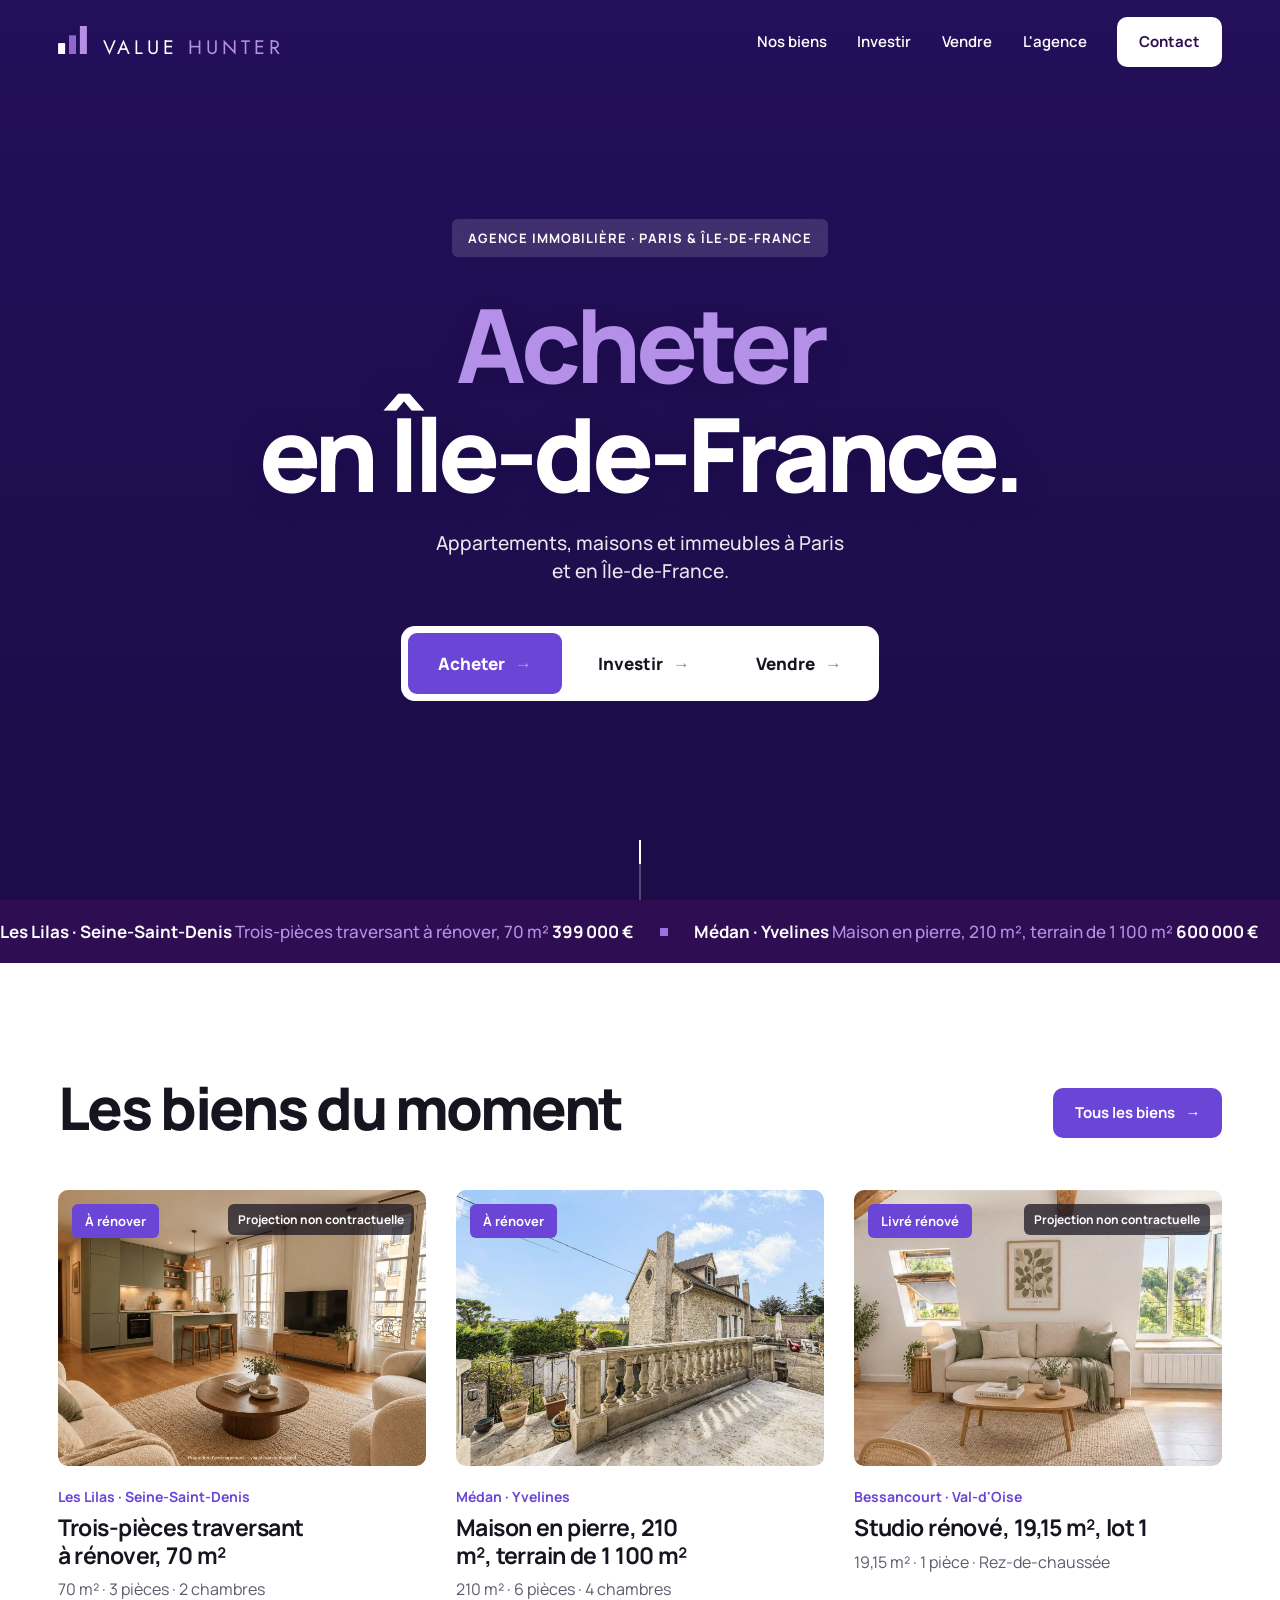
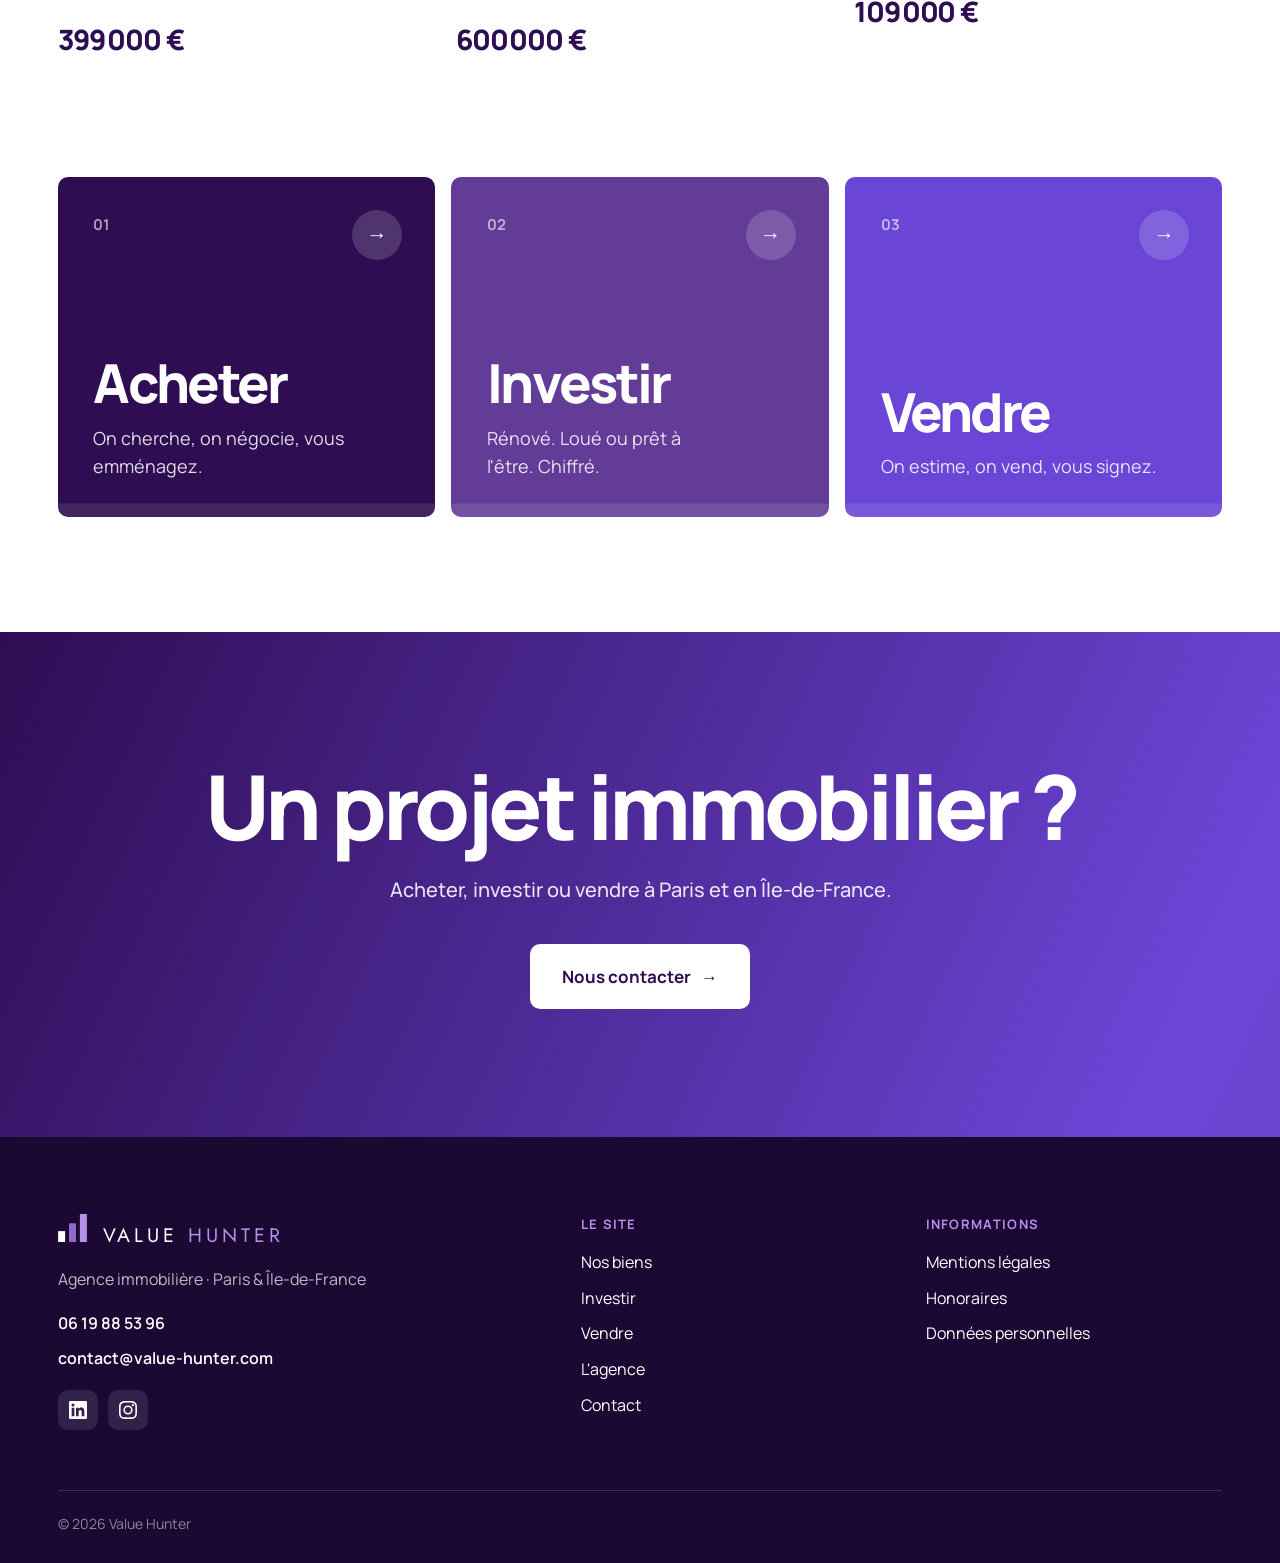
<file: index.html>
<!doctype html>
<html lang="fr">
<head>
  <meta charset="utf-8">
  <meta name="viewport" content="width=device-width, initial-scale=1">
  <title>Value Hunter · Agence immobilière · Paris &amp; Île-de-France</title>
  <meta name="description" content="Value Hunter, agence immobilière : acheter, investir, vendre à Paris et en Île-de-France.">
  <meta property="og:type" content="website">
  <meta property="og:title" content="Value Hunter · Agence immobilière · Paris &amp; Île-de-France">
  <meta property="og:description" content="Value Hunter, agence immobilière : acheter, investir, vendre à Paris et en Île-de-France.">
  <link rel="icon" href="assets/img/favicon.svg" type="image/svg+xml">
  <link rel="preload" href="assets/fonts/manrope-latin.woff2" as="font" type="font/woff2" crossorigin>
  <link rel="stylesheet" href="assets/css/polices.css?v=202610291721">
  <link rel="stylesheet" href="assets/css/v4.css?v=202610291721">
  <link rel="stylesheet" href="assets/css/v4-pages.css?v=202610291721">
  <script>document.documentElement.classList.add("avec-js")</script>
</head>
<body data-page="accueil">

<main>

  <!-- Haut de page&nbsp;: vue aérienne de la Seine et de Paris, en boucle, teintée en violet.
       Source : Pexels (licence libre). Deux définitions dans assets/video/ ; la haute définition est chargée sur grand écran. -->
  <section class="hero">
    <video class="hero__video" autoplay muted loop playsinline preload="auto" aria-hidden="true" src="assets/video/seine-720.mp4" data-hd="assets/video/seine-1080.mp4"></video>
    <span class="hero__etiquette entre">Agence immobilière · Paris &amp; Île-de-France</span>
    <h1 class="entre" aria-label="Acheter, investir, vendre en Île-de-France."><span class="mots" aria-hidden="true"><span>Acheter</span><span>Investir</span><span>Vendre</span><span>Acheter</span></span><span class="nb" aria-hidden="true">en Île-de-France.</span></h1>
    <p class="entre">Appartements, maisons et immeubles à Paris et <span class="nb">en Île-de-France.</span></p>
    <div class="onglets entre">
      <a href="biens.html">Acheter</a>
      <a href="investir.html">Investir</a>
      <a href="vendre.html">Vendre</a>
    </div>
    <span class="hero__suite" aria-hidden="true"></span>
  </section>

  <div class="defile" aria-hidden="true"><div class="defile__piste" data-defile></div></div>

  <section class="section">
    <div class="conteneur">
      <div class="tete revele">
        <h2>Les biens du moment</h2>
        <a class="bouton bouton--violet" href="biens.html">Tous les biens</a>
      </div>
      <div class="biens" data-biens data-limite="3"></div>
    </div>
  </section>

  <section class="section section--serree">
    <div class="conteneur">
      <div class="entrees">
        <a class="entree revele" href="biens.html">
          <span class="entree__num">01</span>
          <h3>Acheter</h3>
          <p>On cherche, on négocie, vous emménagez.</p>
          <span class="entree__fleche" aria-hidden="true">→</span>
        </a>
        <a class="entree revele" href="investir.html" style="--delai:.1s">
          <span class="entree__num">02</span>
          <h3>Investir</h3>
          <p>Rénové. Loué ou prêt à l'être. Chiffré.</p>
          <span class="entree__fleche" aria-hidden="true">→</span>
        </a>
        <a class="entree revele" href="vendre.html" style="--delai:.2s">
          <span class="entree__num">03</span>
          <h3>Vendre</h3>
          <p>On estime, on vend, vous signez.</p>
          <span class="entree__fleche" aria-hidden="true">→</span>
        </a>
      </div>
    </div>
  </section>

  <section class="appel">
    <div class="conteneur revele">
      <h2>Un projet immobilier&nbsp;?</h2>
      <p>Acheter, investir ou vendre à Paris et en Île-de-France.</p>
      <a class="bouton bouton--blanc bouton--grand" href="contact.html">Nous contacter</a>
    </div>
  </section>
</main>

<script src="assets/js/biens.js?v=202610291721"></script>
<script src="assets/js/v4.js?v=202610291721"></script>
</body>
</html>
</file>
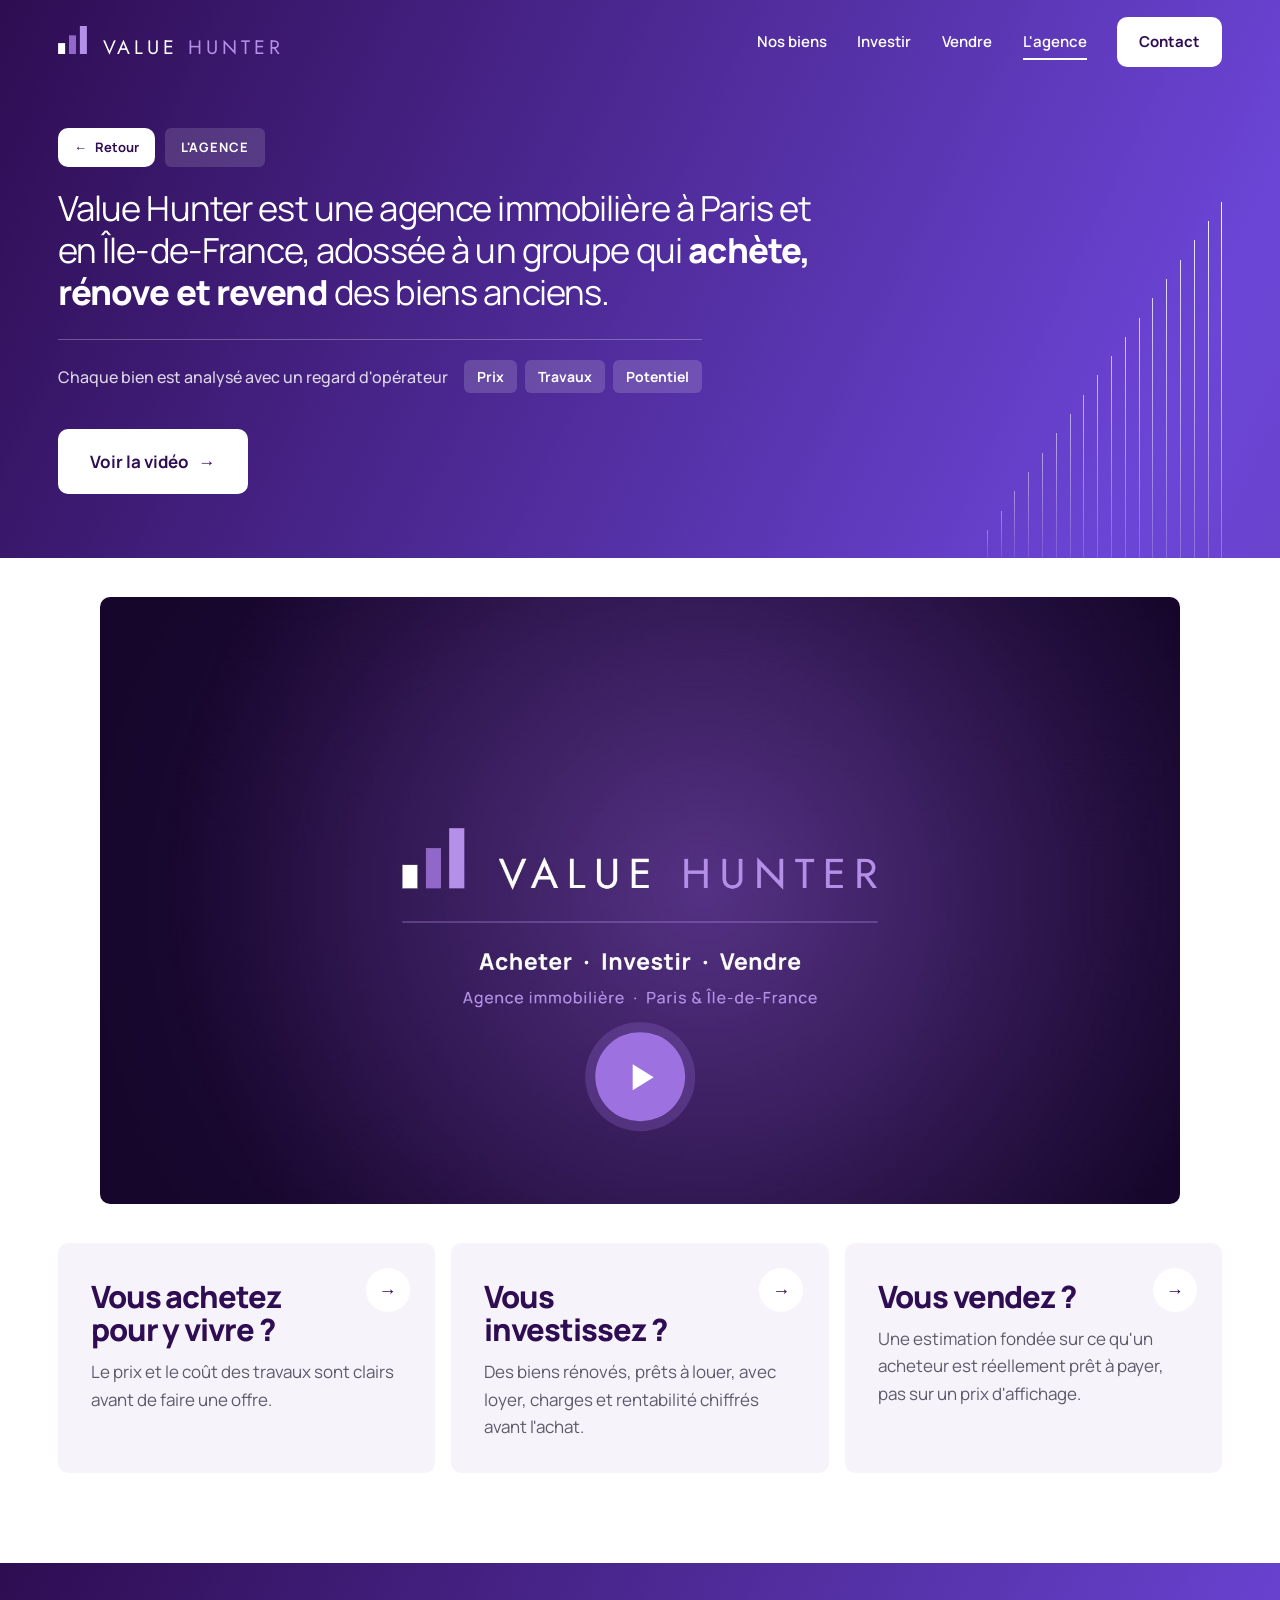
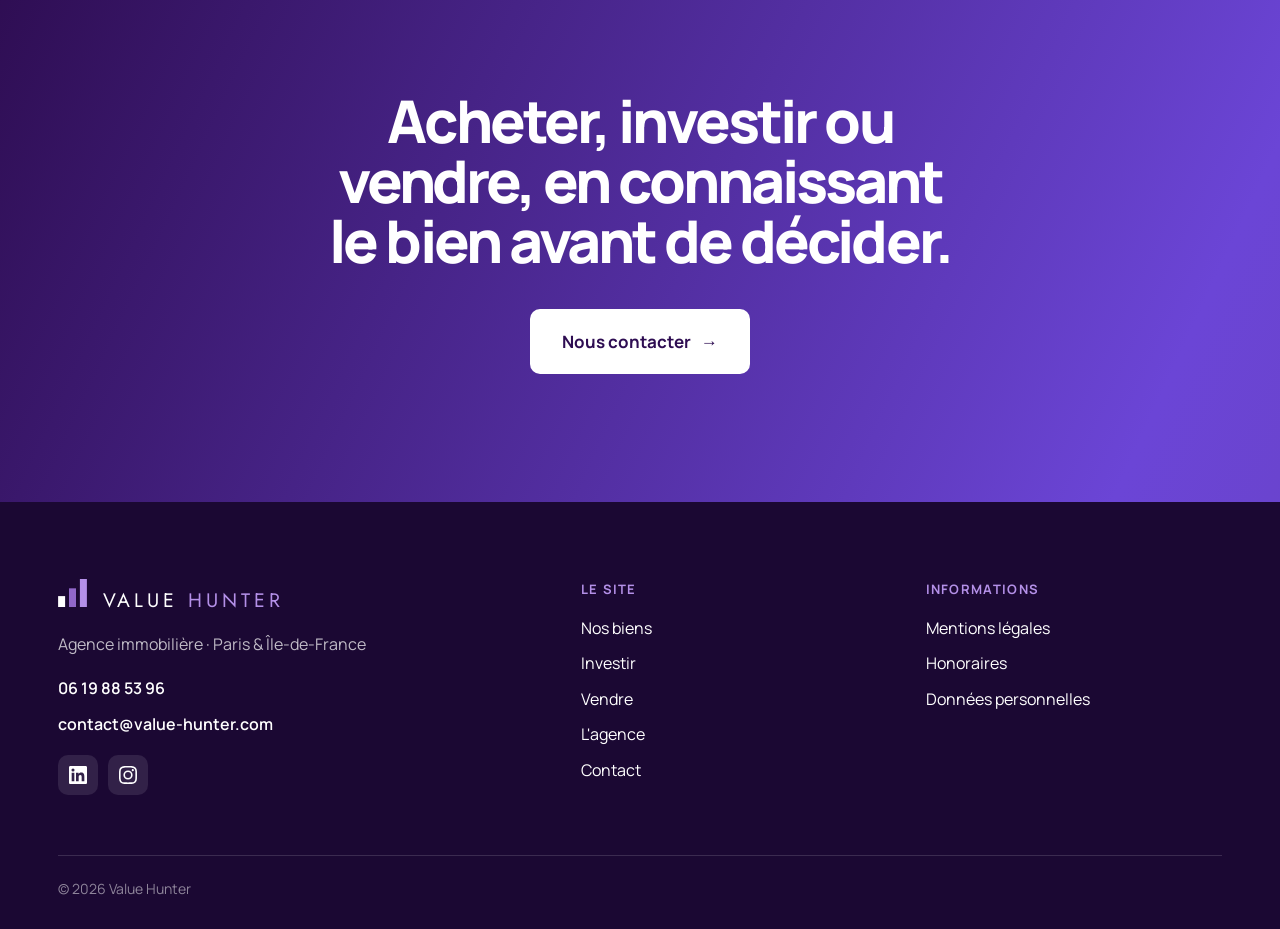
<file: agence.html>
<!doctype html>
<html lang="fr">
<head>
  <meta charset="utf-8">
  <meta name="viewport" content="width=device-width, initial-scale=1">
  <title>L'agence · Value Hunter</title>
  <meta name="description" content="Value Hunter est une agence immobilière à Paris et en Île-de-France, adossée à un groupe qui achète, rénove et revend des biens anciens.">
  <meta property="og:type" content="website">
  <meta property="og:title" content="L'agence · Value Hunter">
  <meta property="og:description" content="Value Hunter est une agence immobilière à Paris et en Île-de-France, adossée à un groupe qui achète, rénove et revend des biens anciens.">
  <link rel="icon" href="assets/img/favicon.svg" type="image/svg+xml">
  <link rel="preload" href="assets/fonts/manrope-latin.woff2" as="font" type="font/woff2" crossorigin>
  <link rel="stylesheet" href="assets/css/polices.css?v=202610291721">
  <link rel="stylesheet" href="assets/css/v4.css?v=202610291721">
  <link rel="stylesheet" href="assets/css/v4-pages.css?v=202610291721">
  <script>document.documentElement.classList.add("avec-js")</script>
</head>
<body data-page="agence">

<main>

  <!-- La présentation est dans le bandeau ; les trois questions suivent en cartes claires. -->
  <section class="hero hero--page hero--texte">
    <span class="hero__etiquette entre">L'agence</span>
    <h1 class="entre">Value Hunter est une agence immobilière à Paris et <span class="nb">en Île-de-France,</span> adossée à un groupe qui <strong>achète, rénove et revend</strong> des biens anciens.</h1>
    <p class="entre hero__ligne">Chaque bien est analysé avec un regard d'opérateur <span class="hero__puces"><span>Prix</span><span>Travaux</span><span>Potentiel</span></span></p>
    <div class="hero__actions entre"><a class="bouton bouton--blanc bouton--grand" href="#film" data-lire-film>Voir la vidéo</a></div>
  </section>

  <!-- Film de présentation, juste sous le bandeau : lecture au clic seulement, rien n'est chargé avant -->
  <section class="section section--film" id="film">
    <div class="conteneur revele">
      <div class="film">
        <video class="film__video" preload="none" playsinline poster="assets/img/film-affiche.jpg" aria-label="Film de présentation de Value Hunter">
          <source src="assets/video/value-hunter-film.mp4" type="video/mp4">
        </video>
        <button class="film__lecture" type="button" aria-label="Lire la vidéo de présentation"><span aria-hidden="true"></span></button>
      </div>
    </div>
  </section>

  <section class="section section--chevauche">
    <div class="conteneur">
      <div class="entrees">
        <a class="entree entree--question revele" href="biens.html">
          <h3>Vous achetez pour y vivre&nbsp;?</h3>
          <p>Le prix et le coût des travaux sont clairs avant de faire une offre.</p>
          <span class="entree__fleche" aria-hidden="true">→</span>
        </a>
        <a class="entree entree--question revele" href="investir.html" style="--delai:.1s">
          <h3>Vous investissez&nbsp;?</h3>
          <p>Des biens rénovés, prêts à louer, avec loyer, charges et rentabilité chiffrés avant l'achat.</p>
          <span class="entree__fleche" aria-hidden="true">→</span>
        </a>
        <a class="entree entree--question revele" href="vendre.html" style="--delai:.2s">
          <h3>Vous vendez&nbsp;?</h3>
          <p>Une estimation fondée sur ce qu'un acheteur est réellement prêt à payer, pas sur un prix d'affichage.</p>
          <span class="entree__fleche" aria-hidden="true">→</span>
        </a>
      </div>
    </div>
  </section>

  <section class="appel appel--phrase">
    <div class="conteneur revele">
      <h2>Acheter, investir ou vendre, en connaissant le bien avant de décider.</h2>
      <a class="bouton bouton--blanc bouton--grand" href="contact.html">Nous contacter</a>
    </div>
  </section>

</main>

<script src="assets/js/biens.js?v=202610291721"></script>
<script src="assets/js/v4.js?v=202610291721"></script>
</body>
</html>
</file>
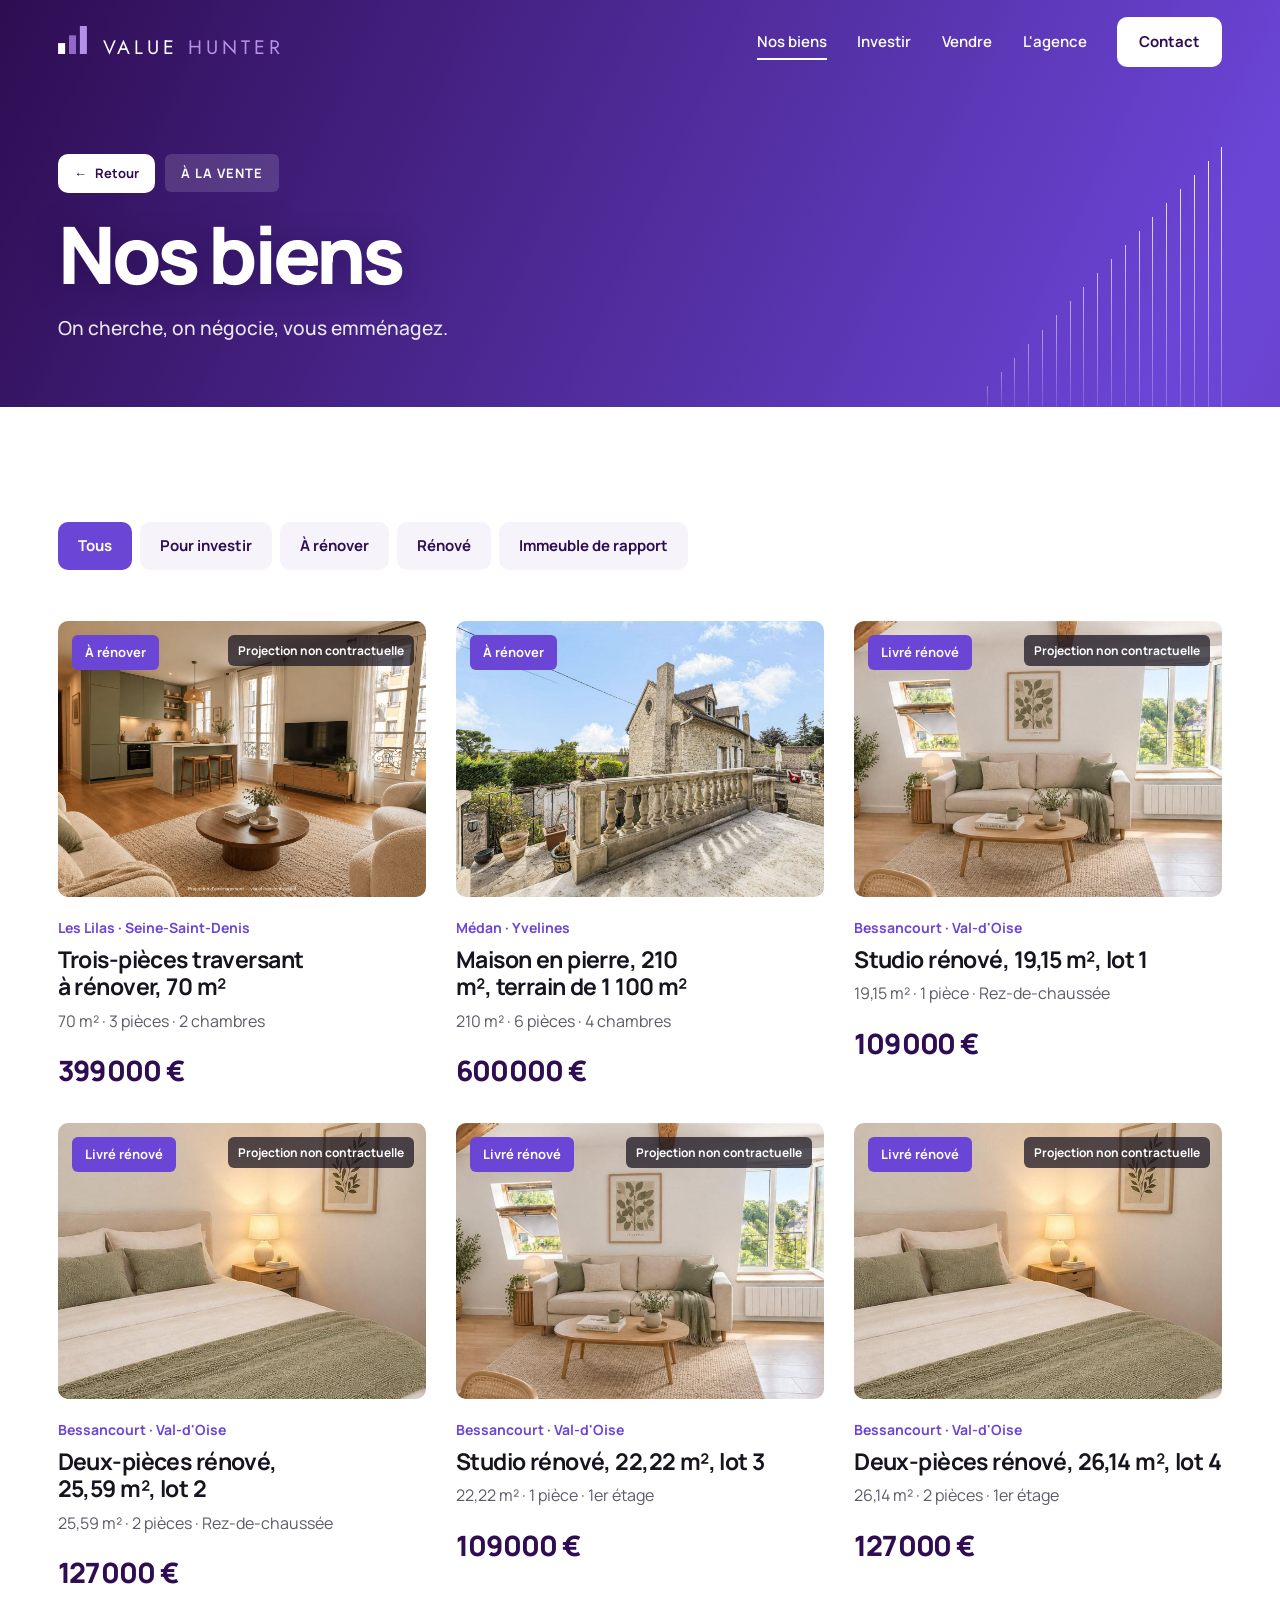
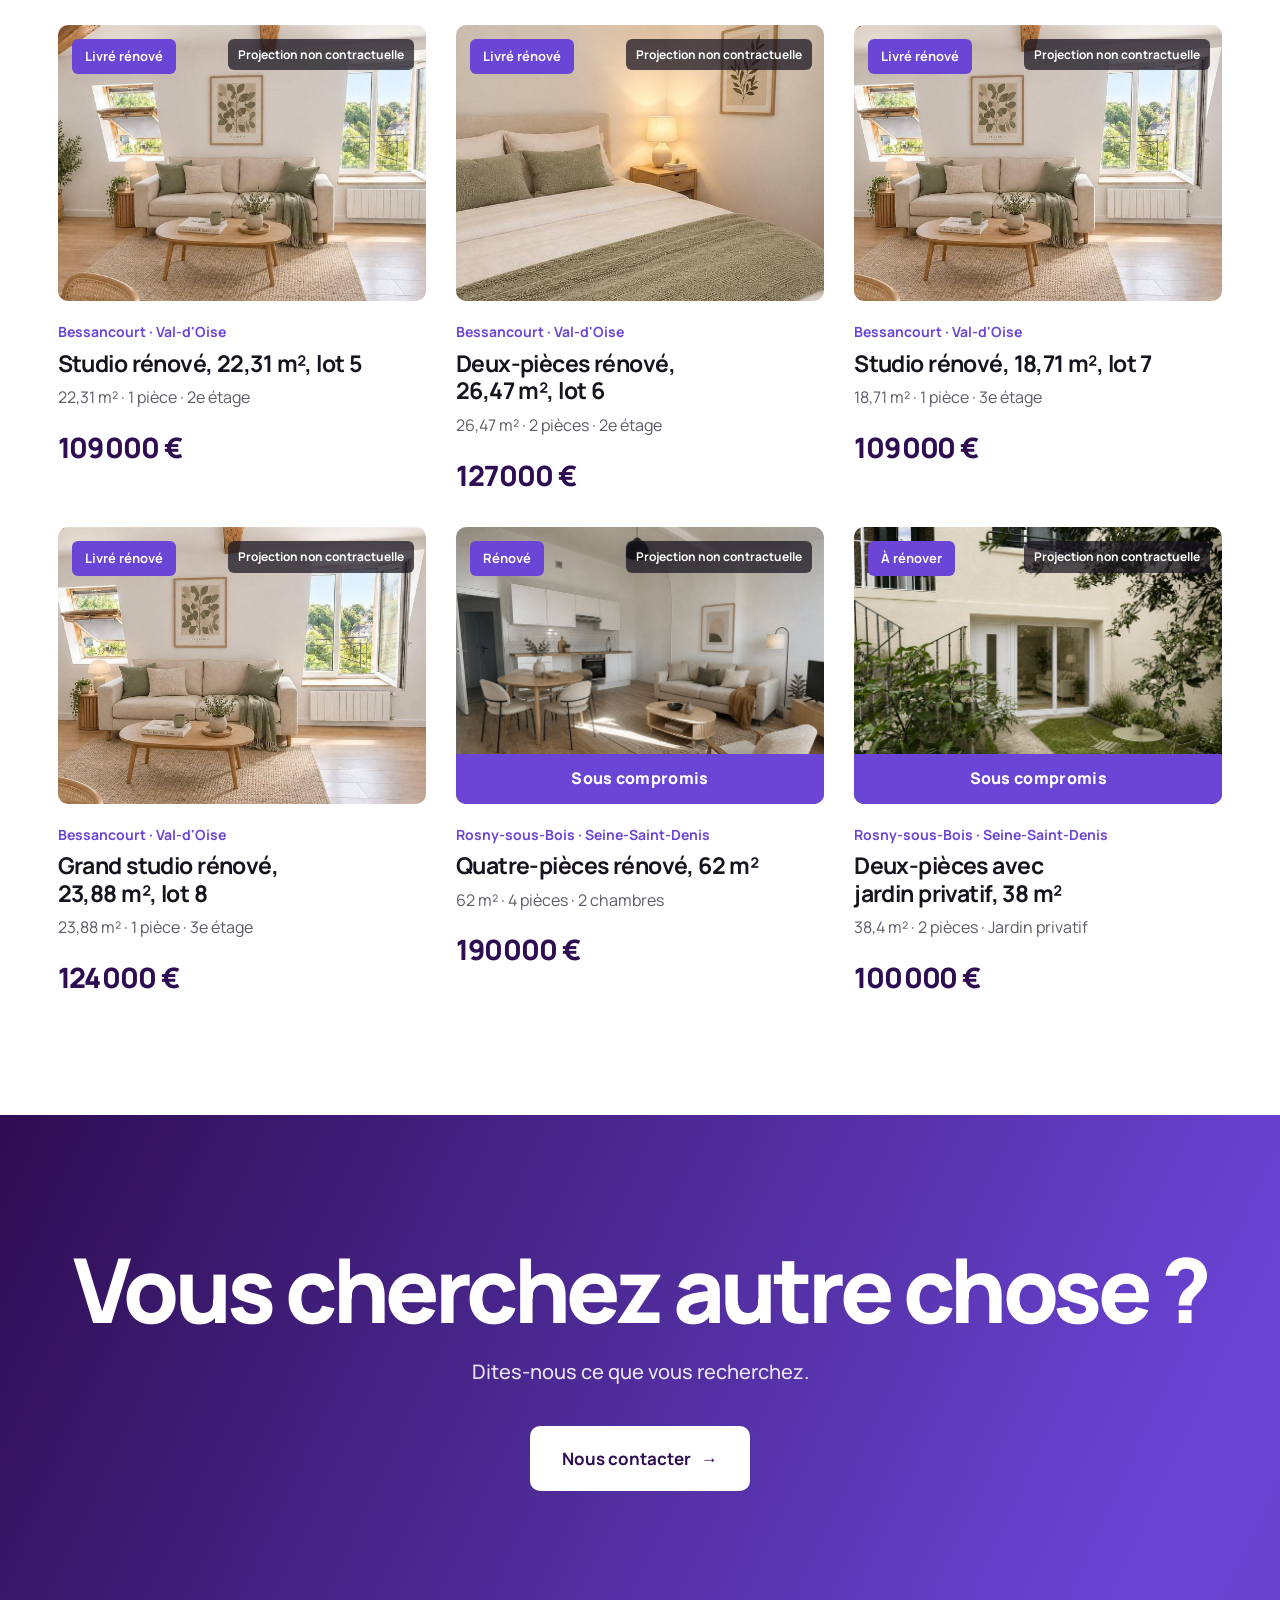
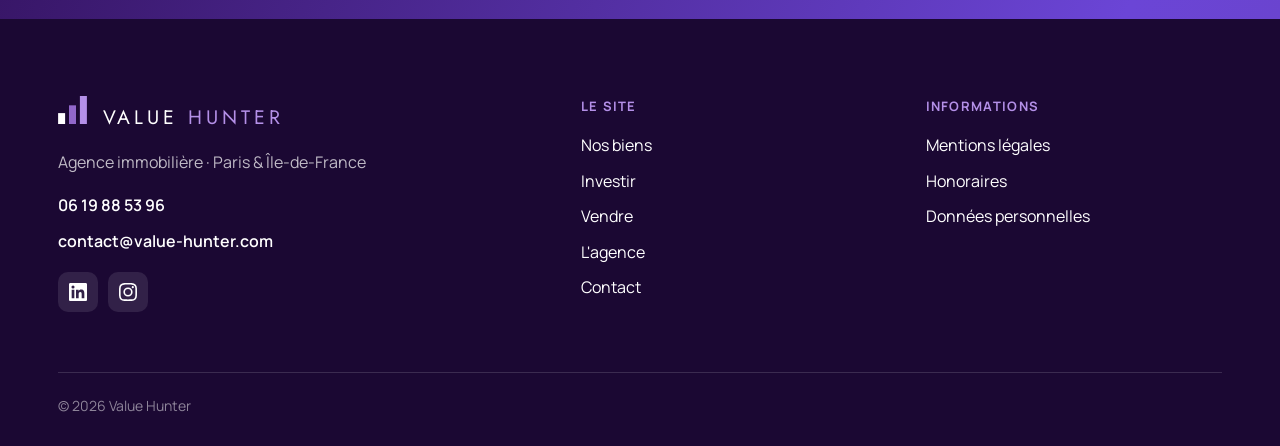
<file: biens.html>
<!doctype html>
<html lang="fr">
<head>
  <meta charset="utf-8">
  <meta name="viewport" content="width=device-width, initial-scale=1">
  <title>Nos biens · Value Hunter</title>
  <meta name="description" content="Les biens proposés à la vente par Value Hunter à Paris et en Île-de-France.">
  <meta property="og:type" content="website">
  <meta property="og:title" content="Nos biens · Value Hunter">
  <meta property="og:description" content="Les biens proposés à la vente par Value Hunter à Paris et en Île-de-France.">
  <link rel="icon" href="assets/img/favicon.svg" type="image/svg+xml">
  <link rel="preload" href="assets/fonts/manrope-latin.woff2" as="font" type="font/woff2" crossorigin>
  <link rel="stylesheet" href="assets/css/polices.css?v=202610291721">
  <link rel="stylesheet" href="assets/css/v4.css?v=202610291721">
  <link rel="stylesheet" href="assets/css/v4-pages.css?v=202610291721">
  <script>document.documentElement.classList.add("avec-js")</script>
</head>
<body data-page="biens">

<main>

  <section class="hero hero--page">
    <span class="hero__etiquette entre">À la vente</span>
    <h1 class="entre">Nos biens</h1>
    <p class="entre">On cherche, on négocie, vous emménagez.</p>
  </section>

  <section class="section">
    <div class="conteneur">
      <div class="filtres" role="group" aria-label="Filtrer les biens">
        <button type="button" data-filtre="tous" aria-pressed="true">Tous</button>
        <button type="button" data-filtre="investisseur" aria-pressed="false">Pour investir</button>
        <button type="button" data-filtre="À rénover" aria-pressed="false">À rénover</button>
        <button type="button" data-filtre="Rénové" aria-pressed="false">Rénové</button>
        <button type="button" data-filtre="Immeuble de rapport" aria-pressed="false">Immeuble de rapport</button>
      </div>
      <div class="biens" data-biens></div>
    </div>
  </section>

  <section class="appel">
    <div class="conteneur revele">
      <h2>Vous cherchez autre chose&nbsp;?</h2>
      <p>Dites-nous ce que vous recherchez.</p>
      <a class="bouton bouton--blanc bouton--grand" href="contact.html">Nous contacter</a>
    </div>
  </section>
</main>

<script src="assets/js/biens.js?v=202610291721"></script>
<script src="assets/js/v4.js?v=202610291721"></script>
</body>
</html>
</file>
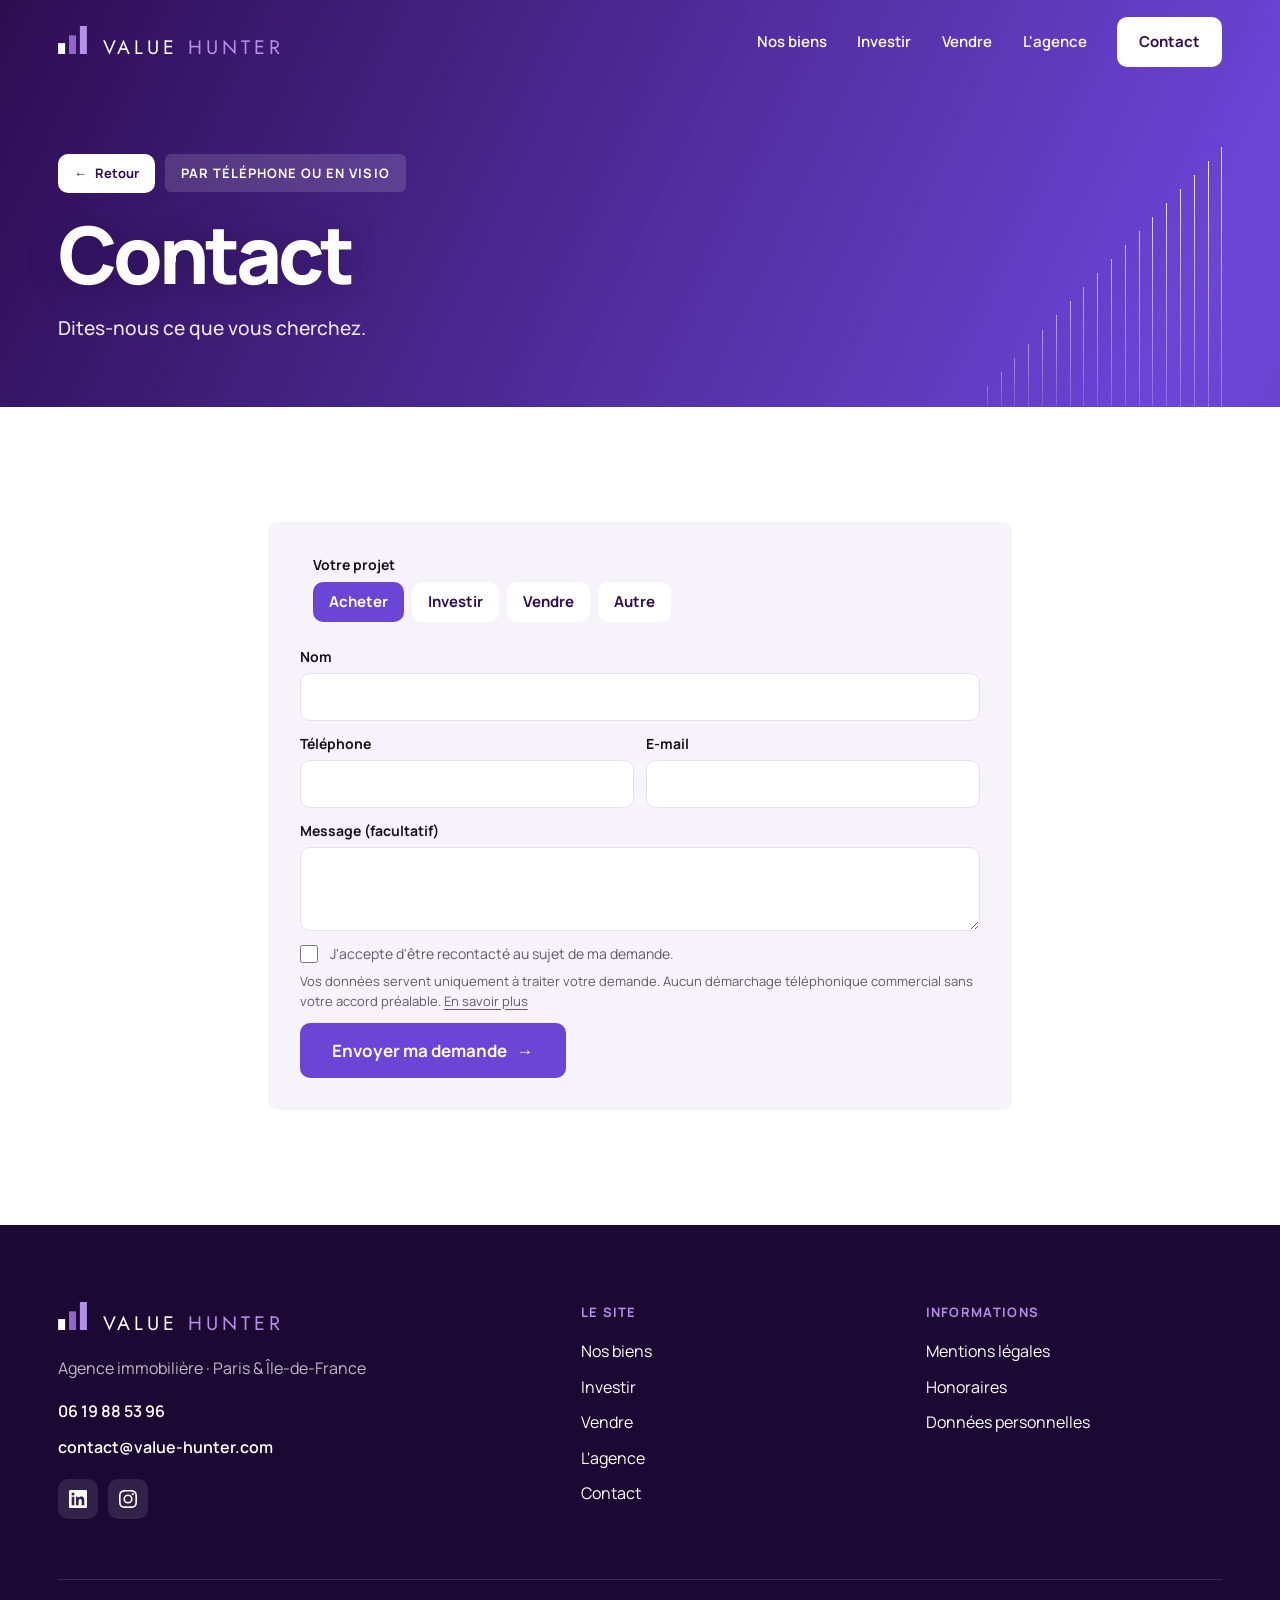
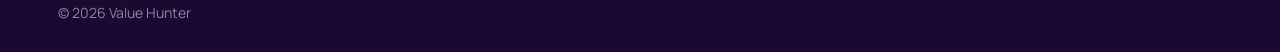
<file: contact.html>
<!doctype html>
<html lang="fr">
<head>
  <meta charset="utf-8">
  <meta name="viewport" content="width=device-width, initial-scale=1">
  <title>Contact · Value Hunter</title>
  <meta name="description" content="Contactez Value Hunter pour un achat, un investissement ou une vente à Paris et en Île-de-France.">
  <meta property="og:type" content="website">
  <meta property="og:title" content="Contact · Value Hunter">
  <meta property="og:description" content="Contactez Value Hunter pour un achat, un investissement ou une vente à Paris et en Île-de-France.">
  <link rel="icon" href="assets/img/favicon.svg" type="image/svg+xml">
  <link rel="preload" href="assets/fonts/manrope-latin.woff2" as="font" type="font/woff2" crossorigin>
  <link rel="stylesheet" href="assets/css/polices.css?v=202610291721">
  <link rel="stylesheet" href="assets/css/v4.css?v=202610291721">
  <link rel="stylesheet" href="assets/css/v4-pages.css?v=202610291721">
  <script>document.documentElement.classList.add("avec-js")</script>
</head>
<body data-page="contact">

<main>

  <section class="hero hero--page">
    <span class="hero__etiquette entre">Par téléphone ou en visio</span>
    <h1 class="entre">Contact</h1>
    <p class="entre">Dites-nous ce que vous cherchez.</p>
  </section>

  <section class="section">
    <div class="conteneur" style="max-width:860px">
      <form class="formulaire revele" data-formulaire="Contact">
        <fieldset class="champ">
          <legend>Votre projet</legend>
          <div class="choix">
            <label><input type="radio" name="Votre projet" value="Acheter" checked>Acheter</label>
            <label><input type="radio" name="Votre projet" value="Investir">Investir</label>
            <label><input type="radio" name="Votre projet" value="Vendre">Vendre</label>
            <label><input type="radio" name="Votre projet" value="Autre">Autre</label>
          </div>
        </fieldset>
        <div class="champ" data-champ-bien hidden><label for="c-bien">Bien concerné</label><input id="c-bien" name="Bien" type="text" readonly></div>
        <div class="champ"><label for="c-nom">Nom</label><input id="c-nom" name="Nom" type="text" autocomplete="name" required></div>
        <div class="formulaire__rang">
          <div class="champ"><label for="c-tel">Téléphone</label><input id="c-tel" name="Téléphone" type="tel" autocomplete="tel" required></div>
          <div class="champ"><label for="c-email">E-mail</label><input id="c-email" name="E-mail" type="email" autocomplete="email" required></div>
        </div>
        <div class="champ"><label for="c-message">Message (facultatif)</label><textarea id="c-message" name="Message"></textarea></div>
        <input class="piege" type="text" name="_piege" tabindex="-1" autocomplete="off" aria-hidden="true">
        <label class="consentement">
          <input type="checkbox" name="consentement" required>
          <span>J'accepte d'être recontacté au sujet de ma demande.</span>
        </label>
        <p class="formulaire__mention">Vos données servent uniquement à traiter votre demande. Aucun démarchage téléphonique commercial sans votre accord préalable. <a href="donnees-personnelles.html">En savoir plus</a></p>
        <button class="bouton bouton--violet bouton--grand" type="submit">Envoyer ma demande</button>
        <p class="formulaire__retour" role="status"></p>
      </form>
    </div>
  </section>

</main>

<script src="assets/js/biens.js?v=202610291721"></script>
<script src="assets/js/v4.js?v=202610291721"></script>
</body>
</html>
</file>
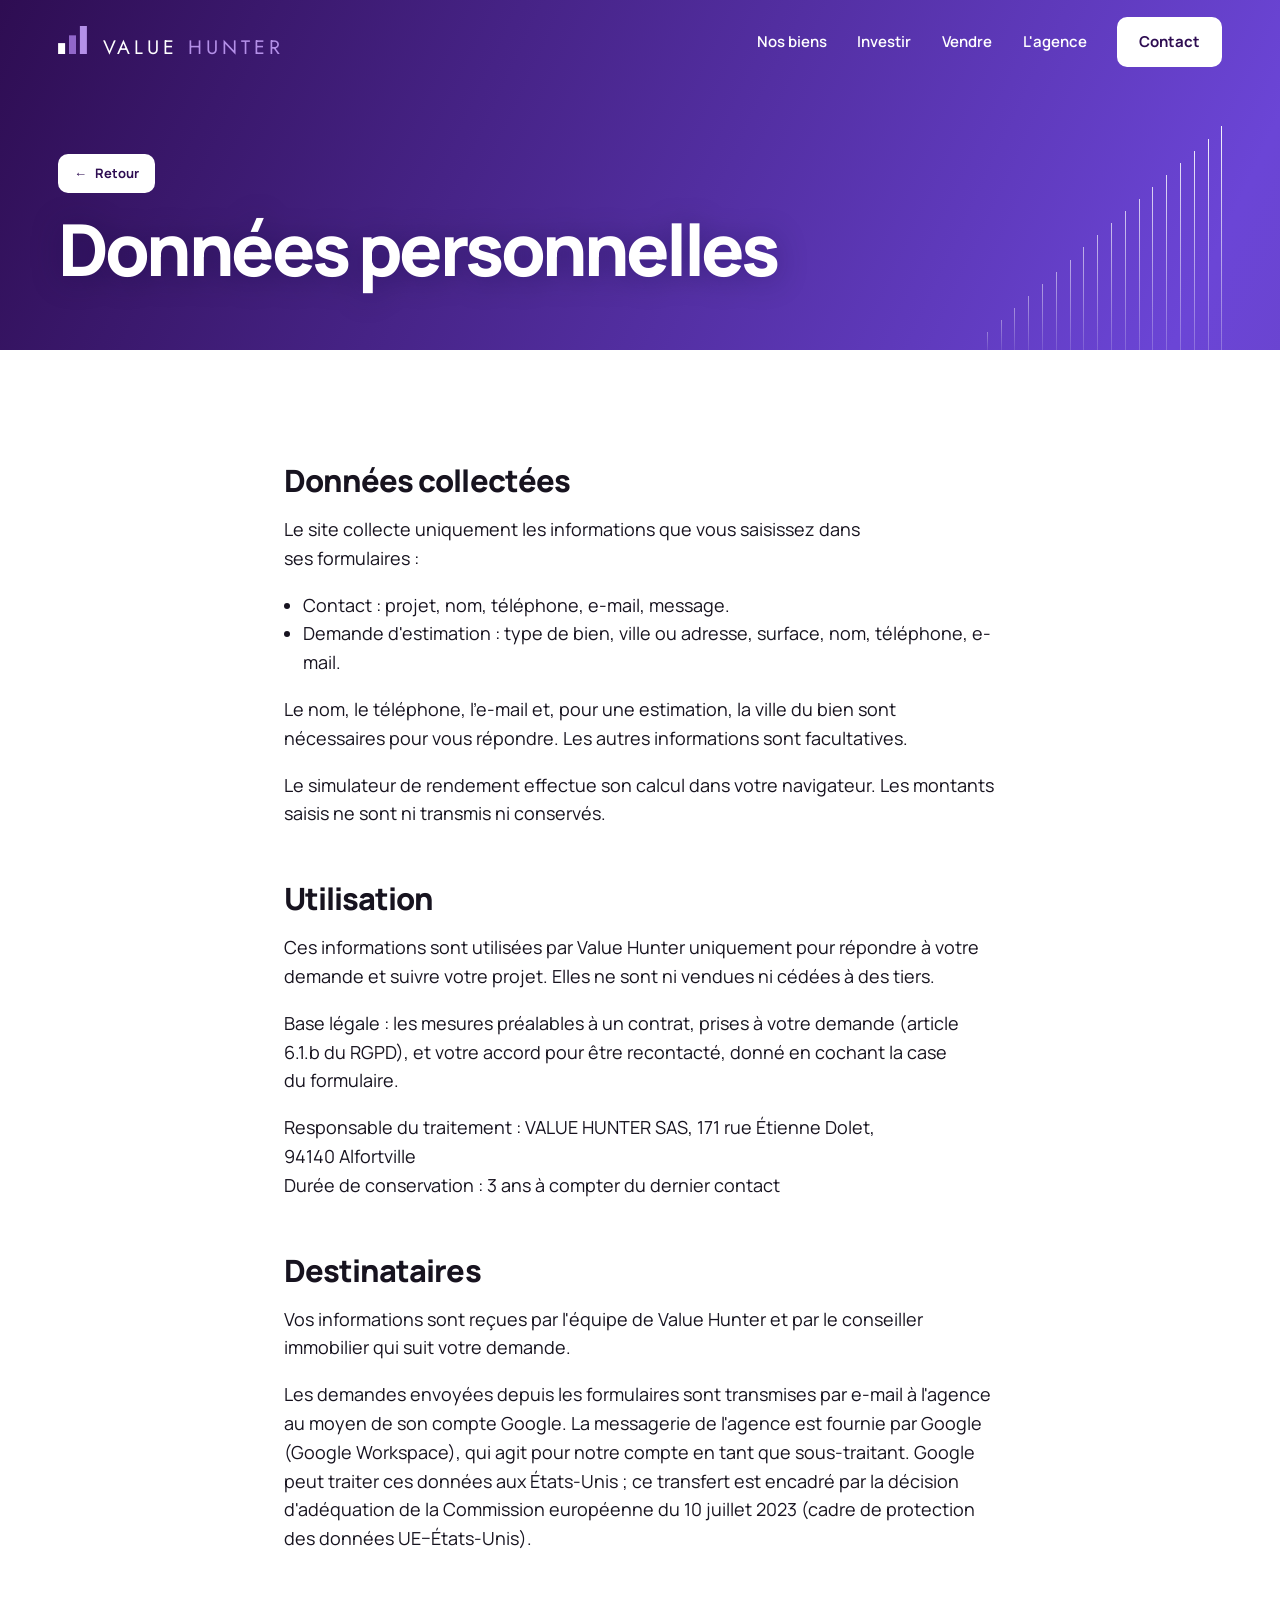
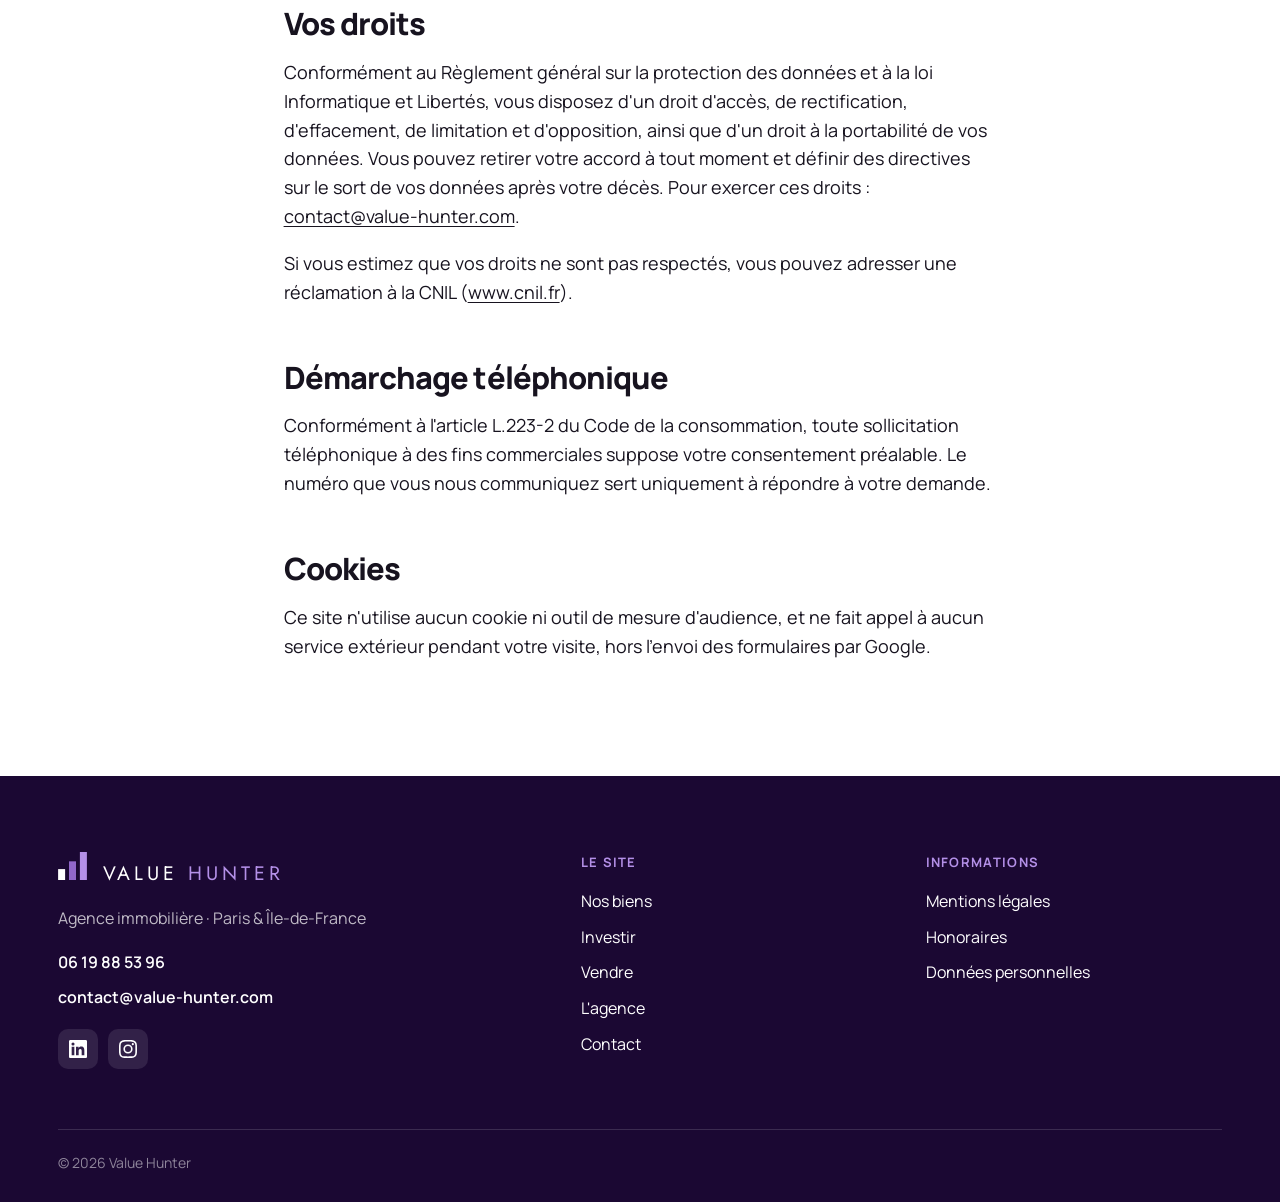
<file: donnees-personnelles.html>
<!doctype html>
<html lang="fr">
<head>
  <meta charset="utf-8">
  <meta name="viewport" content="width=device-width, initial-scale=1">
  <title>Données personnelles · Value Hunter</title>
  <meta name="description" content="Politique de données personnelles du site Value Hunter.">
  <meta property="og:type" content="website">
  <meta property="og:title" content="Données personnelles · Value Hunter">
  <meta property="og:description" content="Politique de données personnelles du site Value Hunter.">
  <link rel="icon" href="assets/img/favicon.svg" type="image/svg+xml">
  <link rel="preload" href="assets/fonts/manrope-latin.woff2" as="font" type="font/woff2" crossorigin>
  <link rel="stylesheet" href="assets/css/polices.css?v=202610291721">
  <link rel="stylesheet" href="assets/css/v4.css?v=202610291721">
  <link rel="stylesheet" href="assets/css/v4-pages.css?v=202610291721">
  <script>document.documentElement.classList.add("avec-js")</script>
</head>
<body data-page="legal">

<main>

  <section class="hero hero--page"><h1 class="entre" style="font-size:clamp(40px,5.6vw,76px)">Données personnelles</h1></section>

  <section class="section">
    <div class="conteneur prose">
      <h2>Données collectées</h2>
      <p>Le site collecte uniquement les informations que vous saisissez dans ses formulaires&nbsp;:</p>
      <ul>
        <li>Contact&nbsp;: projet, nom, téléphone, e-mail, message.</li>
        <li>Demande d'estimation&nbsp;: type de bien, ville ou adresse, surface, nom, téléphone, e-mail.</li>
      </ul>
      <p>Le nom, le téléphone, l'e-mail et, pour une estimation, la ville du bien sont nécessaires pour vous répondre. Les autres informations sont facultatives.</p>
      <p>Le simulateur de rendement effectue son calcul dans votre navigateur. Les montants saisis ne sont ni transmis ni conservés.</p>
      <h2>Utilisation</h2>
      <p>Ces informations sont utilisées par Value Hunter uniquement pour répondre à votre demande et suivre votre projet. Elles ne sont ni vendues ni cédées à des tiers.</p>
      <p>Base légale&nbsp;: les mesures préalables à un contrat, prises à votre demande (article 6.1.b du RGPD), et votre accord pour être recontacté, donné en cochant la case du formulaire.</p>
      <p>Responsable du traitement&nbsp;: VALUE HUNTER SAS, 171 rue Étienne Dolet, 94140 Alfortville<br>
      Durée de conservation&nbsp;: 3 ans à compter du dernier contact</p>
      <h2>Destinataires</h2>
      <p>Vos informations sont reçues par l'équipe de Value Hunter et par le conseiller immobilier qui suit votre demande.</p>
      <p>Les demandes envoyées depuis les formulaires sont transmises par e-mail à l'agence au moyen de son compte Google. La messagerie de l'agence est fournie par Google (Google Workspace), qui agit pour notre compte en tant que sous-traitant. Google peut traiter ces données aux États-Unis&nbsp;; ce transfert est encadré par la décision d'adéquation de la Commission européenne du 10 juillet 2023 (cadre de protection des données UE–États-Unis).</p>
      <h2>Vos droits</h2>
      <p>Conformément au Règlement général sur la protection des données et à la loi Informatique et Libertés, vous disposez d'un droit d'accès, de rectification, d'effacement, de limitation et d'opposition, ainsi que d'un droit à la portabilité de vos données. Vous pouvez retirer votre accord à tout moment et définir des directives sur le sort de vos données après votre décès. Pour exercer ces droits&nbsp;: <a href="mailto:contact@value-hunter.com">contact@value-hunter.com</a>.</p>
      <p>Si vous estimez que vos droits ne sont pas respectés, vous pouvez adresser une réclamation à la CNIL (<a href="https://www.cnil.fr" rel="noopener" target="_blank">www.cnil.fr</a>).</p>
      <h2>Démarchage téléphonique</h2>
      <p>Conformément à l'article L.223-2 du Code de la consommation, toute sollicitation téléphonique à des fins commerciales suppose votre consentement préalable. Le numéro que vous nous communiquez sert uniquement à répondre à votre demande.</p>
      <h2>Cookies</h2>
      <p>Ce site n'utilise aucun cookie ni outil de mesure d'audience, et ne fait appel à aucun service extérieur pendant votre visite, hors l'envoi des formulaires par Google.</p>
    </div>
  </section>

</main>

<script src="assets/js/biens.js?v=202610291721"></script>
<script src="assets/js/v4.js?v=202610291721"></script>
</body>
</html>
</file>
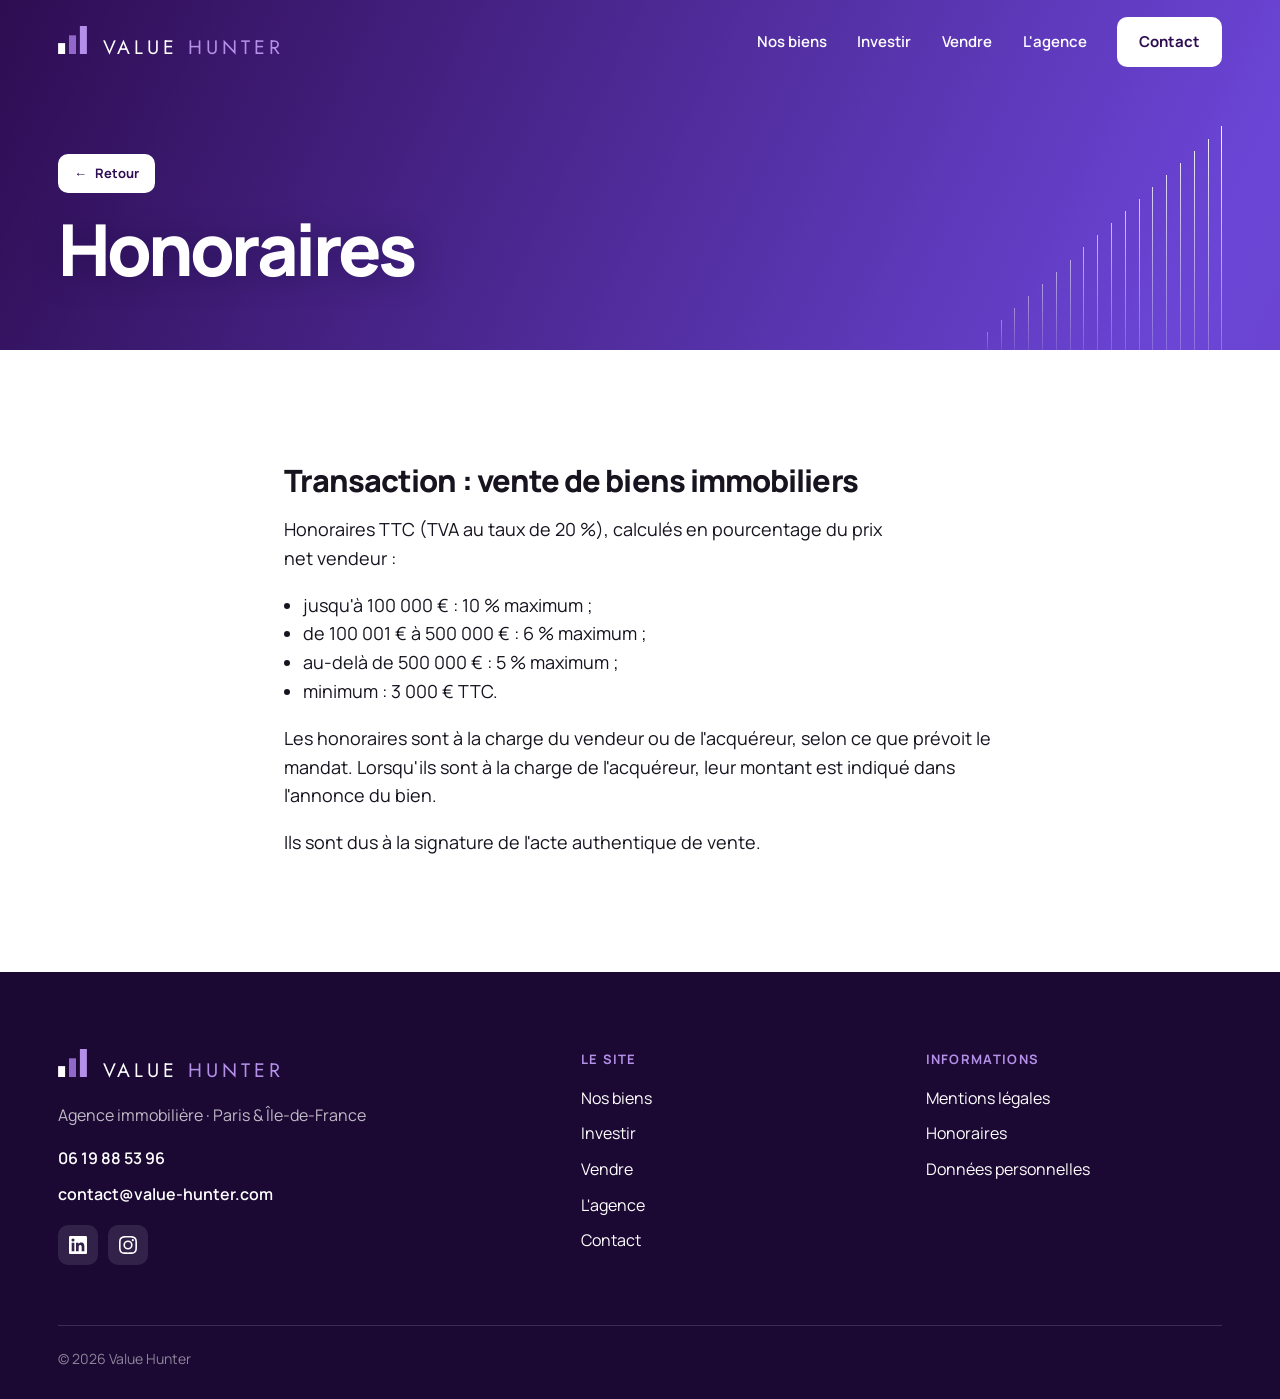
<file: honoraires.html>
<!doctype html>
<html lang="fr">
<head>
  <meta charset="utf-8">
  <meta name="viewport" content="width=device-width, initial-scale=1">
  <title>Honoraires · Value Hunter</title>
  <meta name="description" content="Barème d'honoraires de l'agence Value Hunter.">
  <meta property="og:type" content="website">
  <meta property="og:title" content="Honoraires · Value Hunter">
  <meta property="og:description" content="Barème d'honoraires de l'agence Value Hunter.">
  <link rel="icon" href="assets/img/favicon.svg" type="image/svg+xml">
  <link rel="preload" href="assets/fonts/manrope-latin.woff2" as="font" type="font/woff2" crossorigin>
  <link rel="stylesheet" href="assets/css/polices.css?v=202610291721">
  <link rel="stylesheet" href="assets/css/v4.css?v=202610291721">
  <link rel="stylesheet" href="assets/css/v4-pages.css?v=202610291721">
  <script>document.documentElement.classList.add("avec-js")</script>
</head>
<body data-page="legal">

<main>

  <section class="hero hero--page"><h1 class="entre" style="font-size:clamp(40px,5.6vw,76px)">Honoraires</h1></section>

  <section class="section">
    <div class="conteneur prose">
      <h2>Transaction&nbsp;: vente de biens immobiliers</h2>
      <p>Honoraires TTC (TVA au taux de 20 %), calculés en pourcentage du prix net vendeur&nbsp;:</p>
      <ul>
        <li>jusqu'à 100 000 €&nbsp;: 10 % maximum&nbsp;;</li>
        <li>de 100 001 € à 500 000 €&nbsp;: 6 % maximum&nbsp;;</li>
        <li>au-delà de 500 000 €&nbsp;: 5 % maximum&nbsp;;</li>
        <li>minimum&nbsp;: 3 000 € TTC.</li>
      </ul>
      <p>Les honoraires sont à la charge du vendeur ou de l'acquéreur, selon ce que prévoit le mandat. Lorsqu'ils sont à la charge de l'acquéreur, leur montant est indiqué dans l'annonce du bien.</p>
      <p>Ils sont dus à la signature de l'acte authentique de vente.</p>
    </div>
  </section>

</main>

<script src="assets/js/biens.js?v=202610291721"></script>
<script src="assets/js/v4.js?v=202610291721"></script>
</body>
</html>
</file>
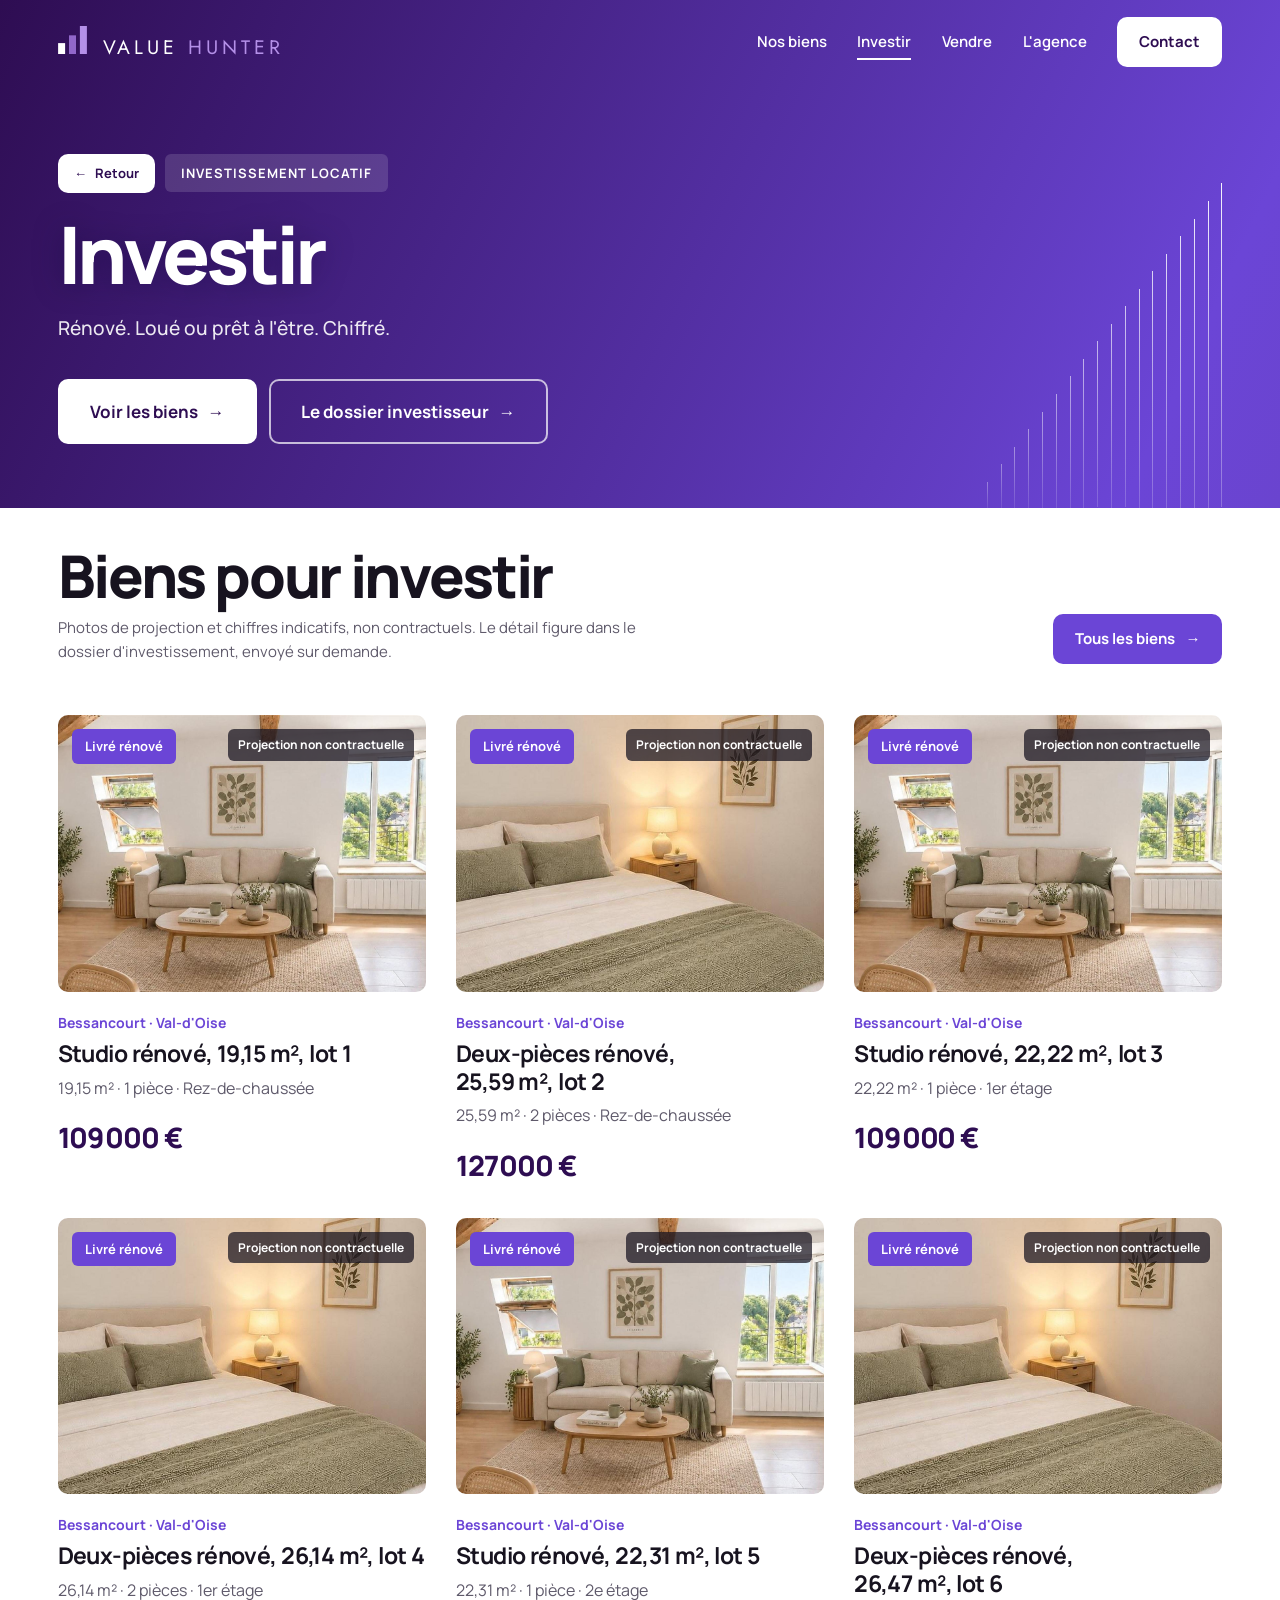
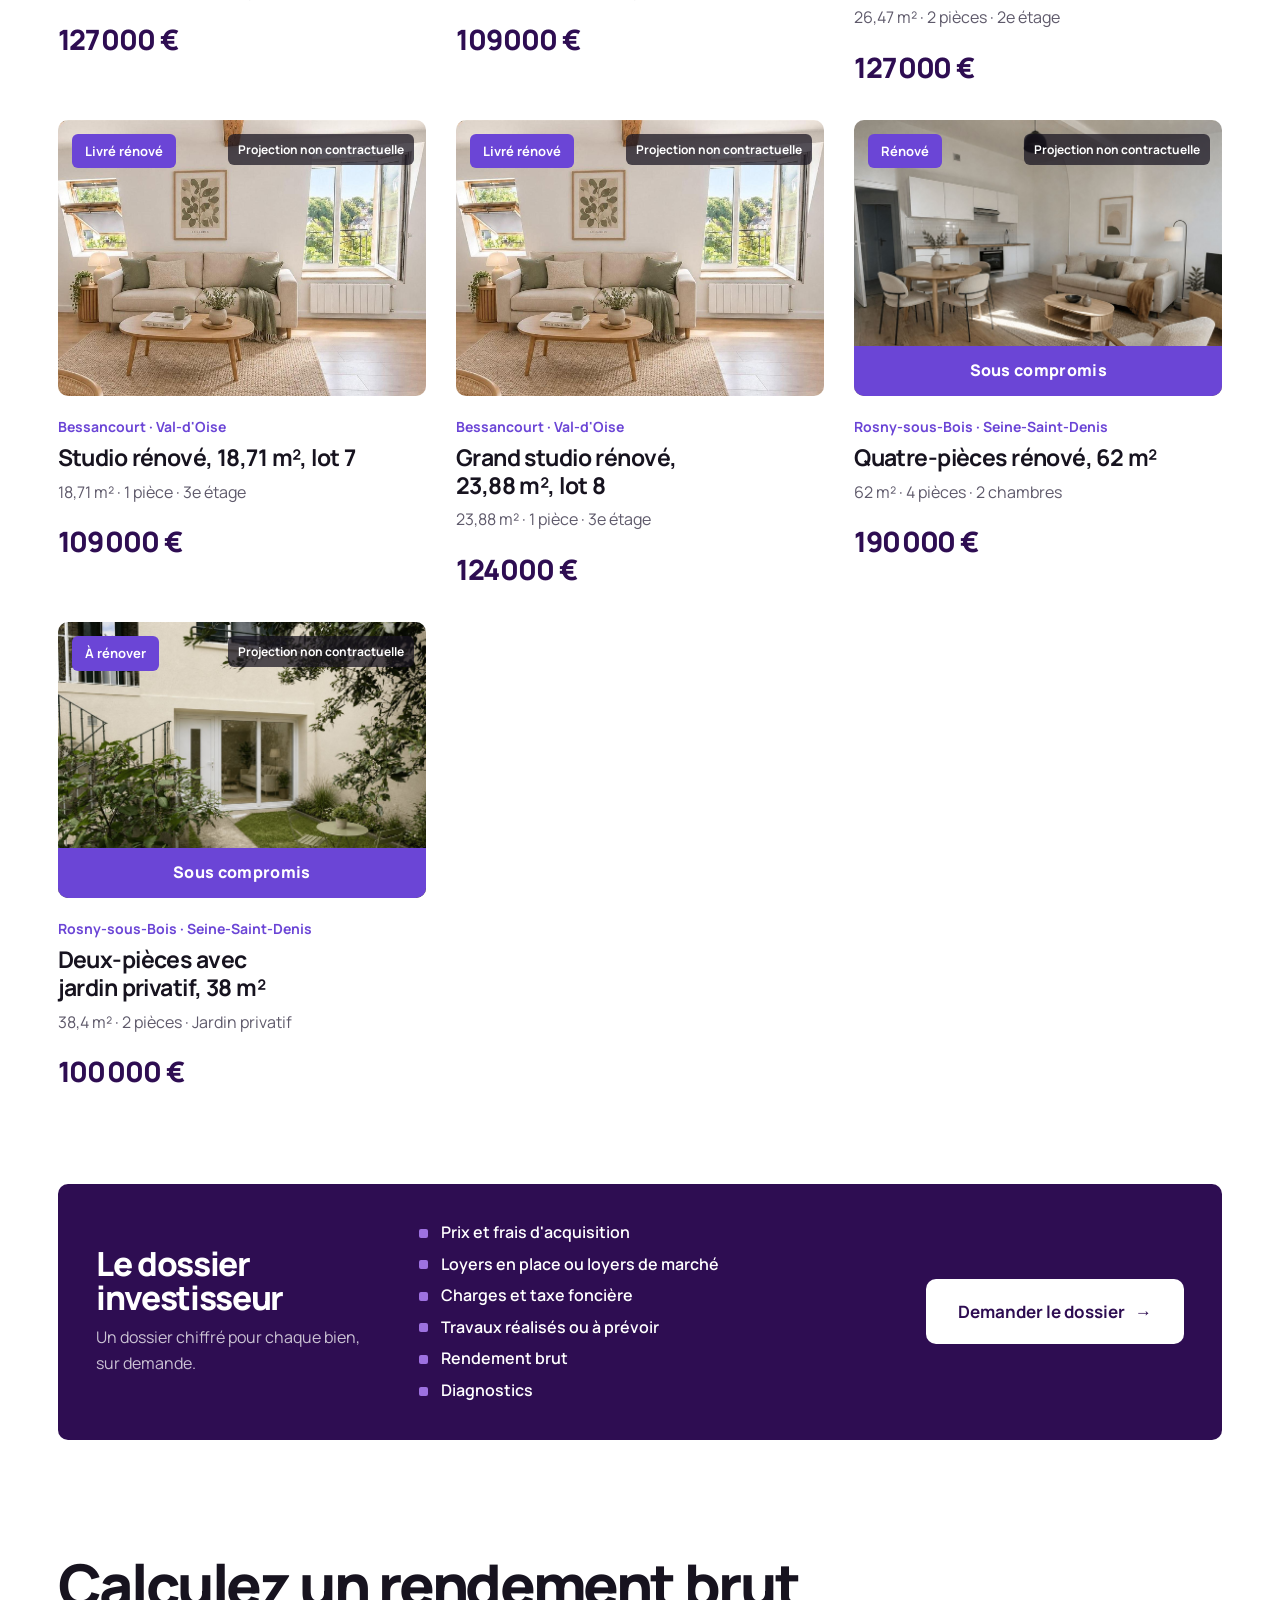
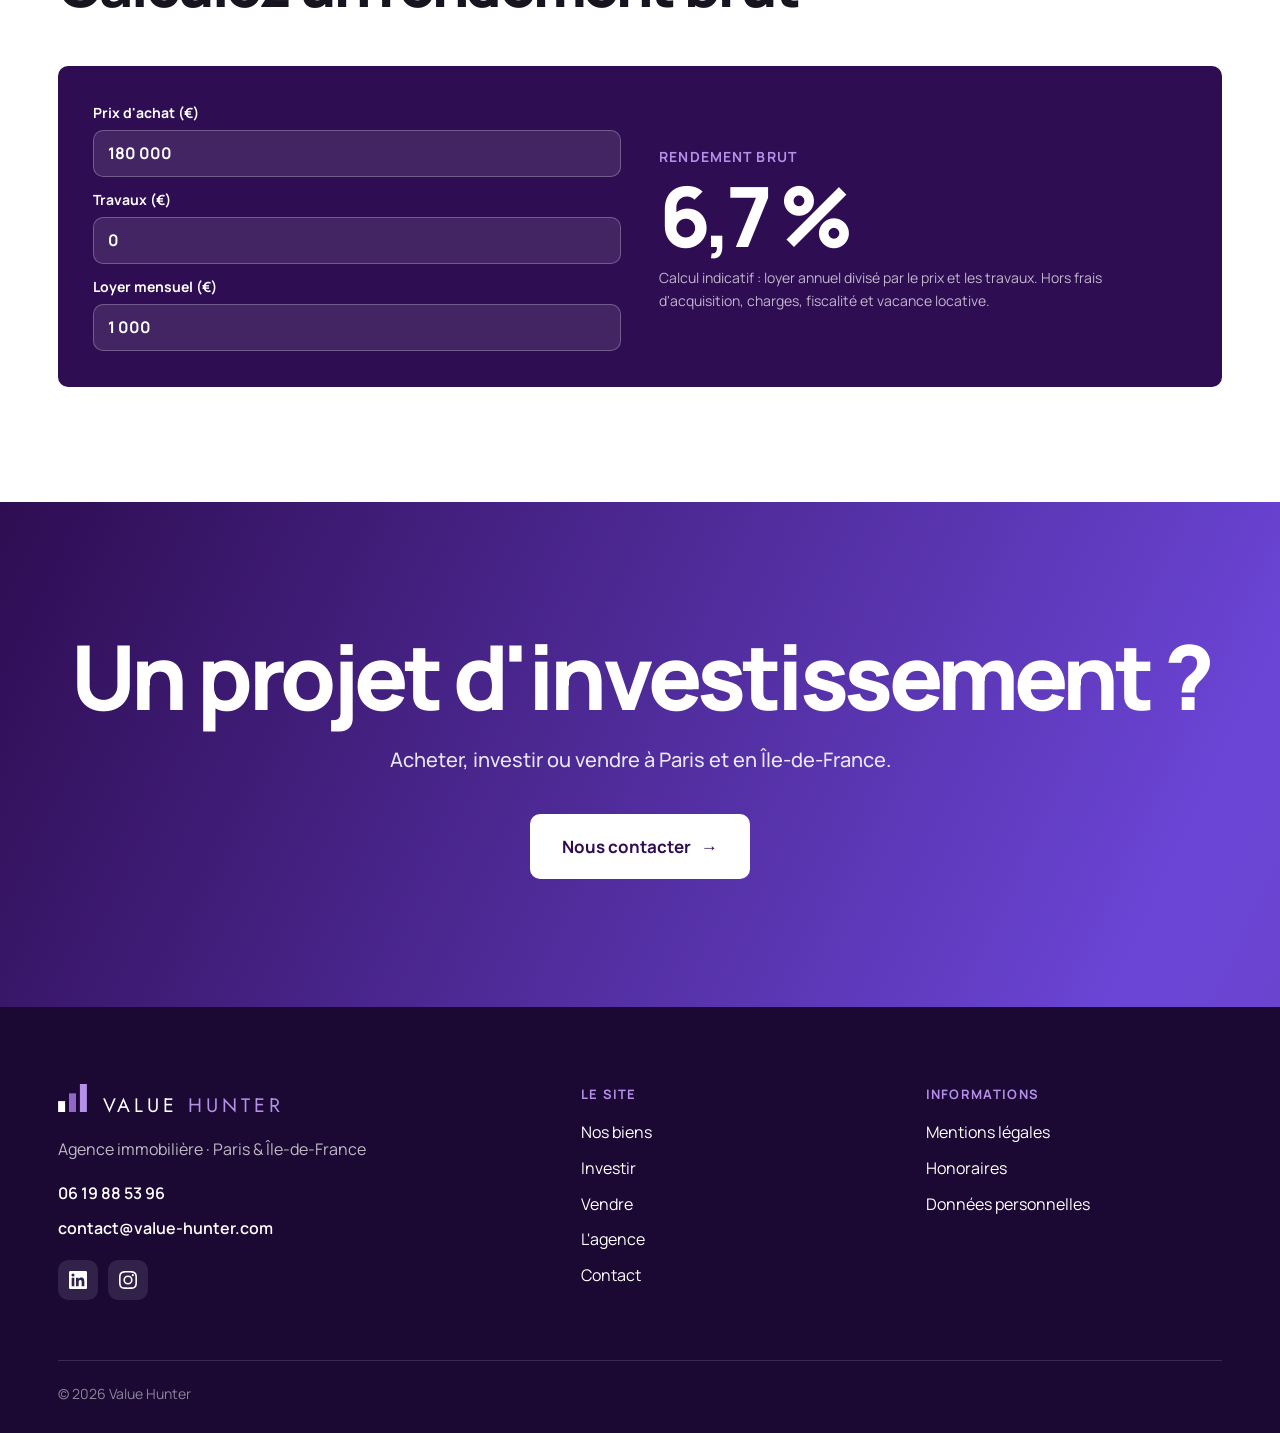
<file: investir.html>
<!doctype html>
<html lang="fr">
<head>
  <meta charset="utf-8">
  <meta name="viewport" content="width=device-width, initial-scale=1">
  <title>Investir · Value Hunter</title>
  <meta name="description" content="Des biens rénovés, prêts à louer, et des immeubles de rapport en Île-de-France, présentés avec leurs chiffres.">
  <meta property="og:type" content="website">
  <meta property="og:title" content="Investir · Value Hunter">
  <meta property="og:description" content="Des biens rénovés, prêts à louer, et des immeubles de rapport en Île-de-France, présentés avec leurs chiffres.">
  <link rel="icon" href="assets/img/favicon.svg" type="image/svg+xml">
  <link rel="preload" href="assets/fonts/manrope-latin.woff2" as="font" type="font/woff2" crossorigin>
  <link rel="stylesheet" href="assets/css/polices.css?v=202610291721">
  <link rel="stylesheet" href="assets/css/v4.css?v=202610291721">
  <link rel="stylesheet" href="assets/css/v4-pages.css?v=202610291721">
  <script>document.documentElement.classList.add("avec-js")</script>
</head>
<body data-page="investir">

<main>

  <section class="hero hero--page">
    <span class="hero__etiquette entre">Investissement locatif</span>
    <h1 class="entre">Investir</h1>
    <p class="entre">Rénové. Loué ou prêt à l'être. Chiffré.</p>
    <div class="hero__actions entre">
      <a class="bouton bouton--blanc bouton--grand" href="#biens">Voir les biens</a>
      <a class="bouton bouton--contour bouton--grand" href="#dossier">Le dossier investisseur</a>
    </div>
  </section>

  <section class="section section--chevauche" id="biens">
    <div class="conteneur">
      <div class="tete revele">
        <div>
          <h2>Biens pour investir</h2>
          <p class="tete__note">Photos de projection et chiffres indicatifs, non contractuels. Le détail figure dans le dossier d'investissement, envoyé sur demande.</p>
        </div>
        <a class="bouton bouton--violet" href="biens.html?filtre=investisseur">Tous les biens</a>
      </div>
      <div class="biens" data-biens data-investisseur></div>
    </div>
  </section>

  <!-- Le dossier investisseur, en complément, après les biens -->
  <section class="section section--serree" id="dossier">
    <div class="conteneur">
      <div class="dossier-carte revele">
        <div class="dossier-carte__tete">
          <h2>Le dossier investisseur</h2>
          <p>Un dossier chiffré pour chaque bien, sur demande.</p>
        </div>
        <ul class="dossier-carte__liste">
          <li>Prix et frais d'acquisition</li>
          <li>Loyers en place ou loyers de marché</li>
          <li>Charges et taxe foncière</li>
          <li>Travaux réalisés ou à prévoir</li>
          <li>Rendement brut</li>
          <li>Diagnostics</li>
        </ul>
        <a class="bouton bouton--blanc bouton--grand" href="contact.html?projet=Investir&amp;dossier=1">Demander le dossier</a>
      </div>
    </div>
  </section>


  <section class="section section--serree">
    <div class="conteneur">
      <div class="tete revele"><h2>Calculez un rendement brut</h2></div>
      <div class="simulateur revele" data-simulateur>
        <div class="formulaire">
          <div class="champ"><label for="s-prix">Prix d'achat (€)</label><input id="s-prix" name="prix" type="text" inputmode="numeric" value="180 000" autocomplete="off"></div>
          <div class="champ"><label for="s-travaux">Travaux (€)</label><input id="s-travaux" name="travaux" type="text" inputmode="numeric" value="0" autocomplete="off"></div>
          <div class="champ"><label for="s-loyer">Loyer mensuel (€)</label><input id="s-loyer" name="loyer" type="text" inputmode="numeric" value="1 000" autocomplete="off"></div>
        </div>
        <div aria-live="polite">
          <span class="simulateur__etiquette">Rendement brut</span>
          <output class="simulateur__valeur" data-resultat>—</output>
          <p class="simulateur__mention">Calcul indicatif&nbsp;: loyer annuel divisé par le prix et les travaux. Hors frais d'acquisition, charges, fiscalité et vacance locative.</p>
        </div>
      </div>
    </div>
  </section>

  <section class="appel">
    <div class="conteneur revele">
      <h2>Un projet d'investissement&nbsp;?</h2>
      <p>Acheter, investir ou vendre à Paris et en Île-de-France.</p>
      <a class="bouton bouton--blanc bouton--grand" href="contact.html">Nous contacter</a>
    </div>
  </section>
</main>

<script src="assets/js/biens.js?v=202610291721"></script>
<script src="assets/js/v4.js?v=202610291721"></script>
</body>
</html>
</file>
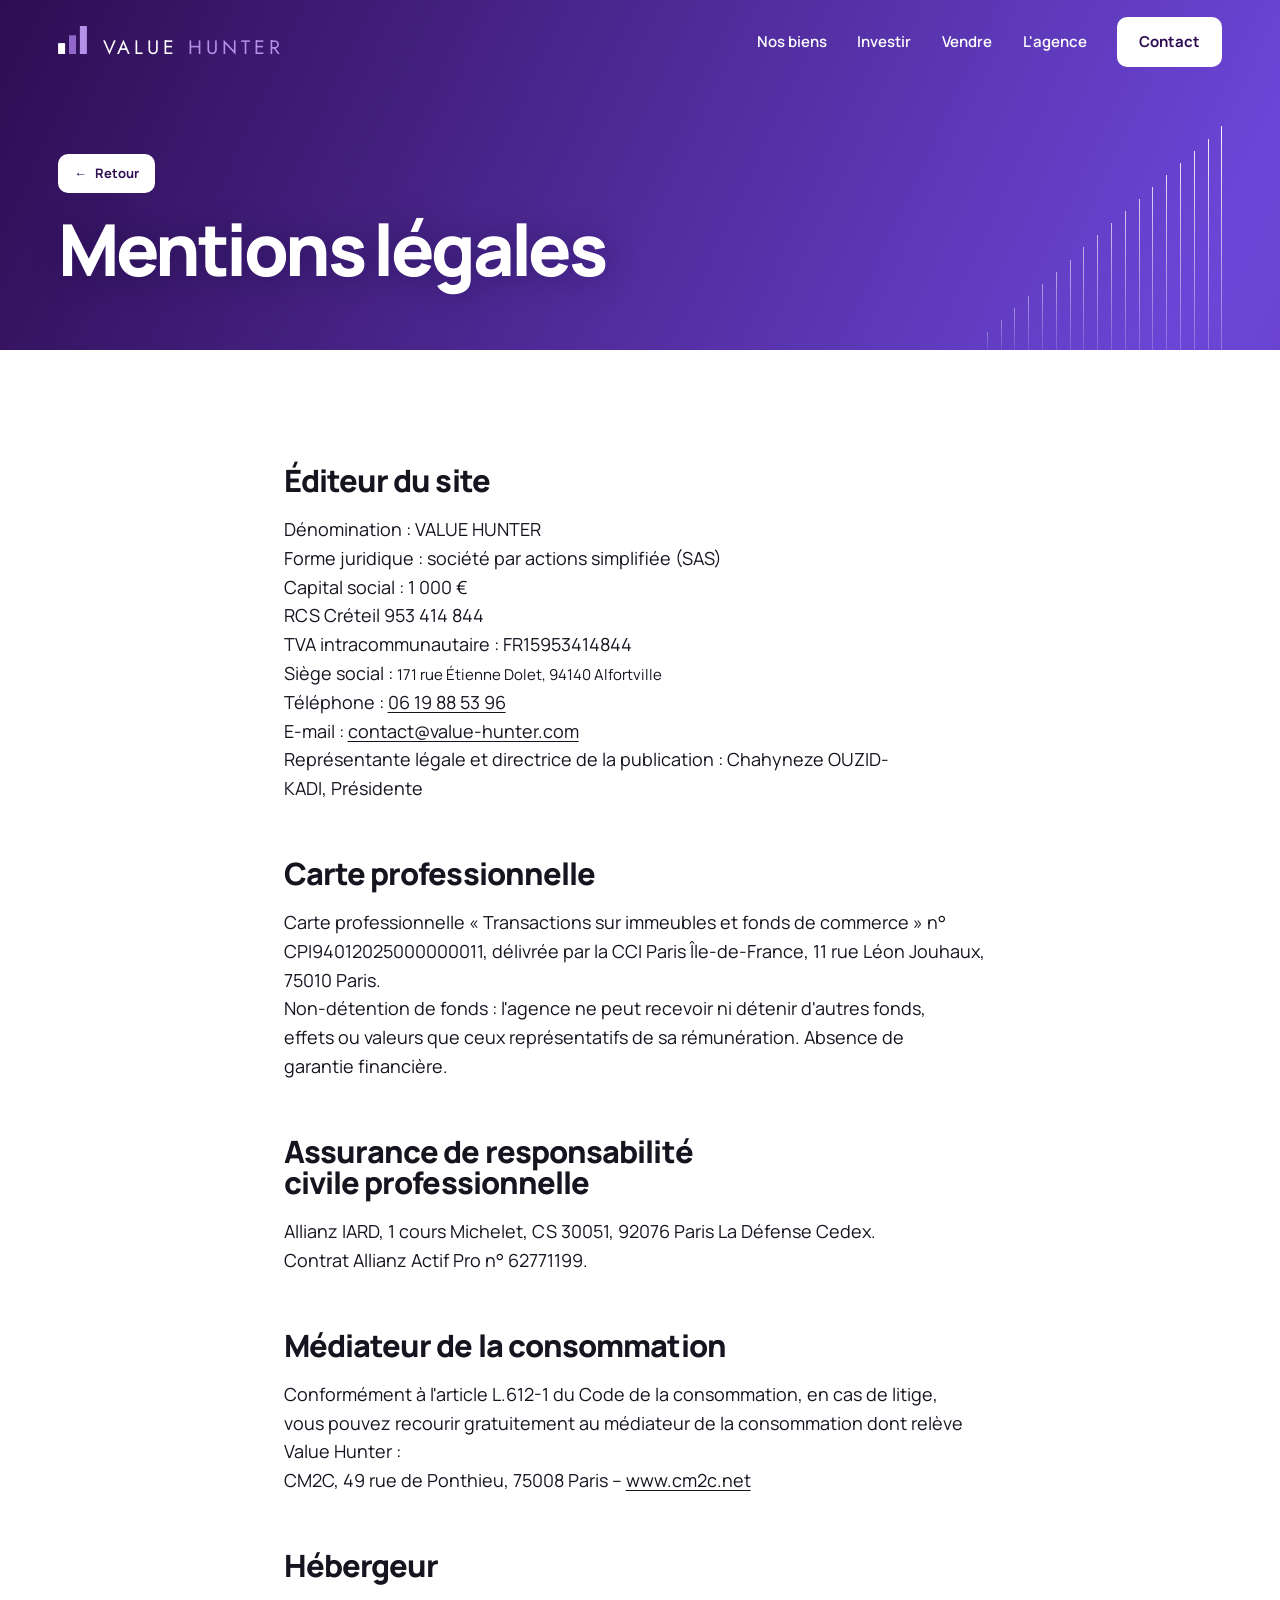
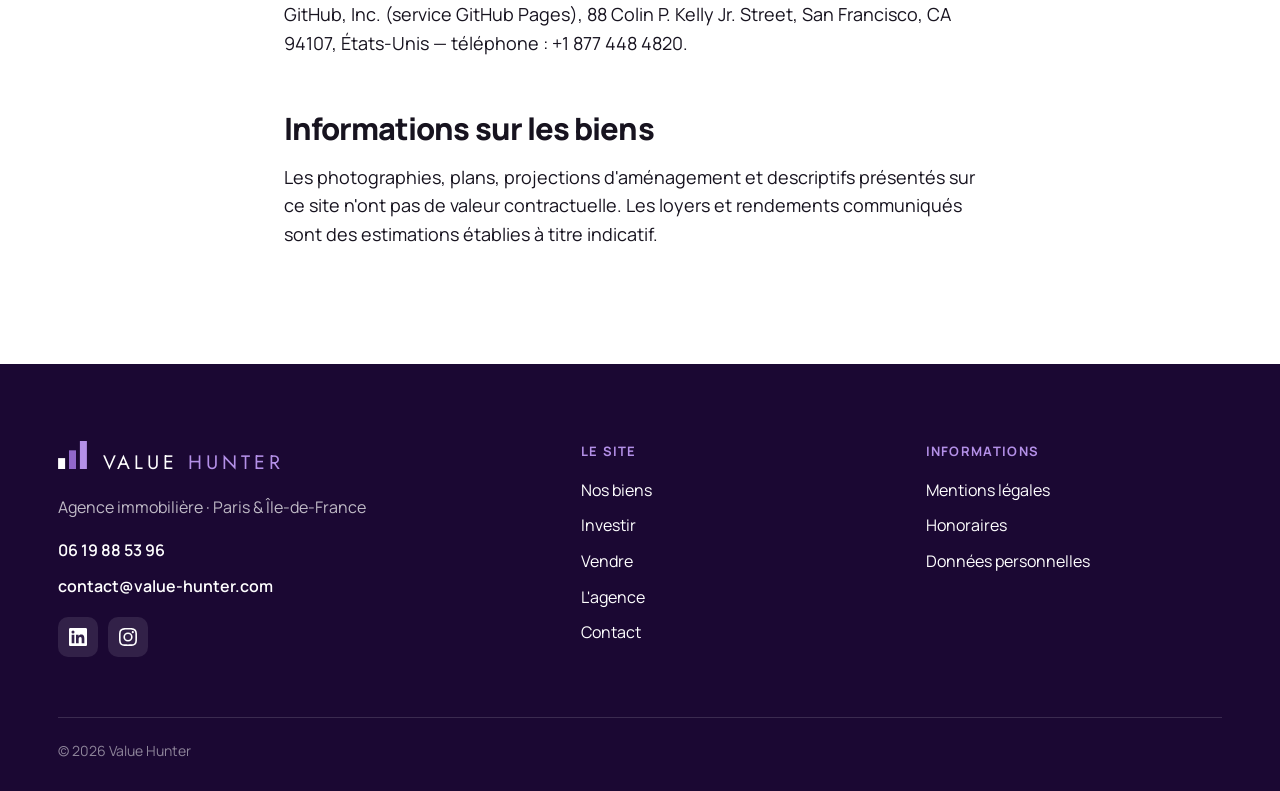
<file: mentions-legales.html>
<!doctype html>
<html lang="fr">
<head>
  <meta charset="utf-8">
  <meta name="viewport" content="width=device-width, initial-scale=1">
  <title>Mentions légales · Value Hunter</title>
  <meta name="description" content="Mentions légales du site Value Hunter.">
  <meta property="og:type" content="website">
  <meta property="og:title" content="Mentions légales · Value Hunter">
  <meta property="og:description" content="Mentions légales du site Value Hunter.">
  <link rel="icon" href="assets/img/favicon.svg" type="image/svg+xml">
  <link rel="preload" href="assets/fonts/manrope-latin.woff2" as="font" type="font/woff2" crossorigin>
  <link rel="stylesheet" href="assets/css/polices.css?v=202610291721">
  <link rel="stylesheet" href="assets/css/v4.css?v=202610291721">
  <link rel="stylesheet" href="assets/css/v4-pages.css?v=202610291721">
  <script>document.documentElement.classList.add("avec-js")</script>
</head>
<body data-page="legal">

<main>

  <section class="hero hero--page"><h1 class="entre" style="font-size:clamp(40px,5.6vw,76px)">Mentions légales</h1></section>

  <section class="section">
    <div class="conteneur prose">
      <h2>Éditeur du site</h2>
      <p>
        Dénomination&nbsp;: VALUE HUNTER<br>
        Forme juridique&nbsp;: société par actions simplifiée (SAS)<br>
        Capital social&nbsp;: 1 000 €<br>
        RCS Créteil 953 414 844<br>
        TVA intracommunautaire&nbsp;: FR15953414844<br>
        Siège social&nbsp;: <small>171 rue Étienne Dolet, 94140 Alfortville</small><br>
        Téléphone&nbsp;: <a href="tel:+33619885396">06 19 88 53 96</a><br>
        E-mail&nbsp;: <a href="mailto:contact@value-hunter.com">contact@value-hunter.com</a><br>
        Représentante légale et directrice de la publication&nbsp;: Chahyneze OUZID-KADI, Présidente
      </p>
      <h2>Carte professionnelle</h2>
      <p>
        Carte professionnelle «&nbsp;Transactions sur immeubles et fonds de commerce&nbsp;» n° CPI94012025000000011,
        délivrée par la CCI Paris Île-de-France, 11 rue Léon Jouhaux, 75010 Paris.<br>
        Non-détention de fonds&nbsp;: l'agence ne peut recevoir ni détenir d'autres fonds, effets ou valeurs
        que ceux représentatifs de sa rémunération. Absence de garantie financière.
      </p>
      <h2>Assurance de responsabilité civile professionnelle</h2>
      <p>
        Allianz IARD, 1 cours Michelet, CS 30051, 92076 Paris La Défense Cedex.<br>
        Contrat Allianz Actif Pro n° 62771199.
      </p>
      <h2>Médiateur de la consommation</h2>
      <p>Conformément à l'article L.612-1 du Code de la consommation, en cas de litige, vous pouvez recourir gratuitement au médiateur de la consommation dont relève Value Hunter&nbsp;:<br>
        CM2C, 49 rue de Ponthieu, 75008 Paris – <a href="https://www.cm2c.net/declarer-un-litige.php" rel="noopener" target="_blank">www.cm2c.net</a></p>
      <h2>Hébergeur</h2>
      <p>GitHub, Inc. (service GitHub Pages), 88 Colin P. Kelly Jr. Street, San Francisco, CA 94107, États-Unis — téléphone&nbsp;: +1 877 448 4820.</p>
      <h2>Informations sur les biens</h2>
      <p>Les photographies, plans, projections d'aménagement et descriptifs présentés sur ce site n'ont pas de valeur contractuelle. Les loyers et rendements communiqués sont des estimations établies à titre indicatif.</p>
    </div>
  </section>

</main>

<script src="assets/js/biens.js?v=202610291721"></script>
<script src="assets/js/v4.js?v=202610291721"></script>
</body>
</html>
</file>
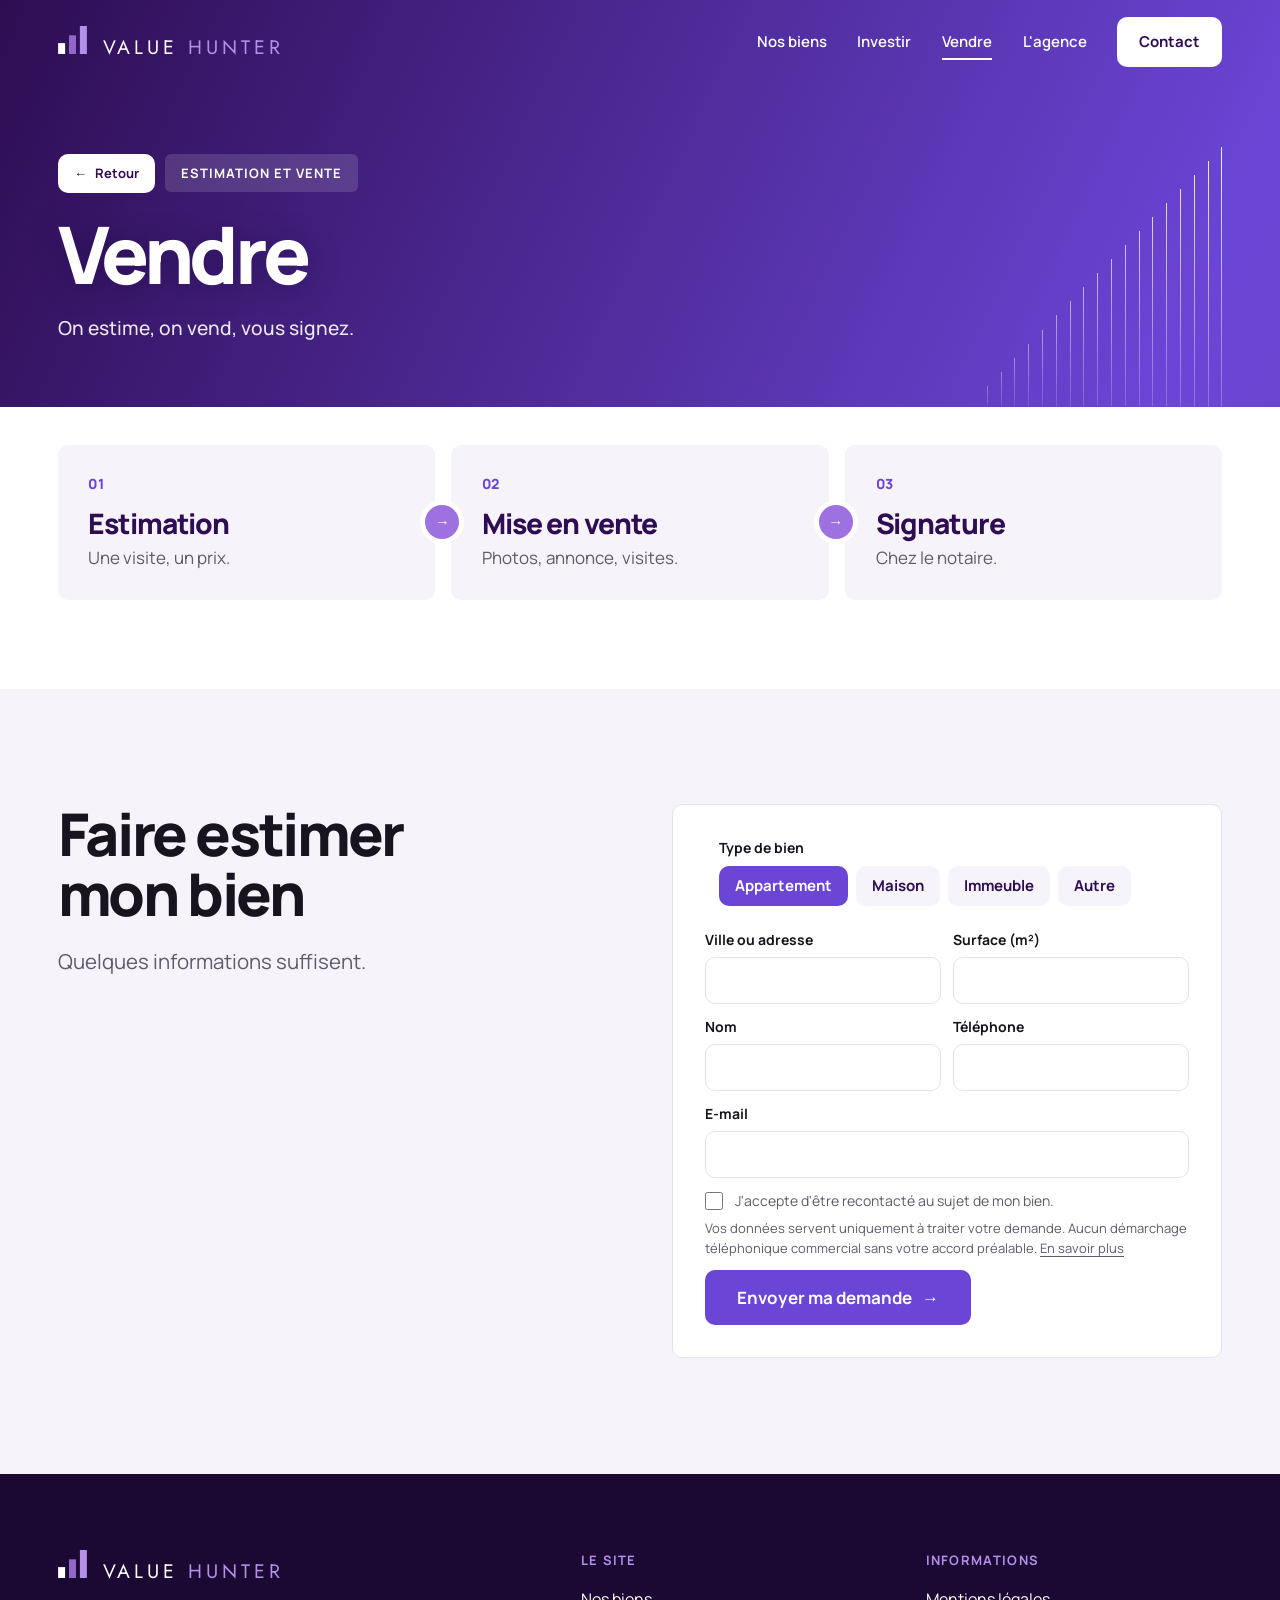
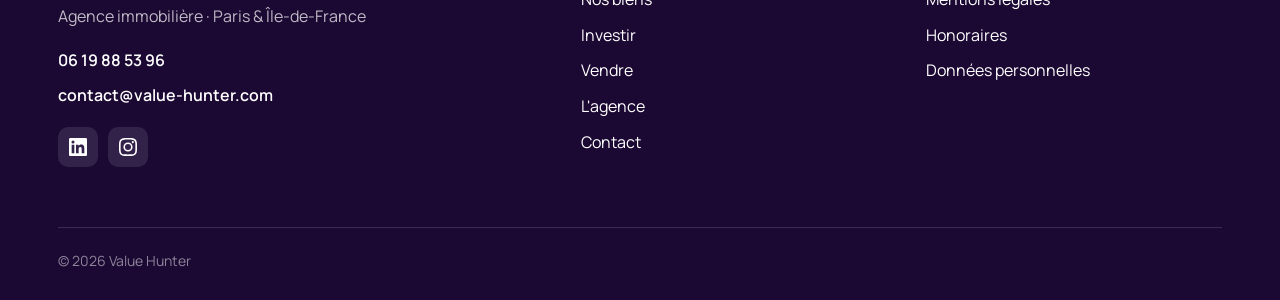
<file: vendre.html>
<!doctype html>
<html lang="fr">
<head>
  <meta charset="utf-8">
  <meta name="viewport" content="width=device-width, initial-scale=1">
  <title>Vendre · Value Hunter</title>
  <meta name="description" content="Faites estimer votre bien par Value Hunter, à Paris et en Île-de-France.">
  <meta property="og:type" content="website">
  <meta property="og:title" content="Vendre · Value Hunter">
  <meta property="og:description" content="Faites estimer votre bien par Value Hunter, à Paris et en Île-de-France.">
  <link rel="icon" href="assets/img/favicon.svg" type="image/svg+xml">
  <link rel="preload" href="assets/fonts/manrope-latin.woff2" as="font" type="font/woff2" crossorigin>
  <link rel="stylesheet" href="assets/css/polices.css?v=202610291721">
  <link rel="stylesheet" href="assets/css/v4.css?v=202610291721">
  <link rel="stylesheet" href="assets/css/v4-pages.css?v=202610291721">
  <script>document.documentElement.classList.add("avec-js")</script>
</head>
<body data-page="vendre">

<main>

  <section class="hero hero--page">
    <span class="hero__etiquette entre">Estimation et vente</span>
    <h1 class="entre">Vendre</h1>
    <p class="entre">On estime, on vend, vous signez.</p>
  </section>

  <section class="section section--chevauche">
    <div class="conteneur">
      <div class="etapes revele">
        <div class="etape"><h3>Estimation</h3><p>Une visite, un prix.</p></div>
        <div class="etape"><h3>Mise en vente</h3><p>Photos, annonce, visites.</p></div>
        <div class="etape"><h3>Signature</h3><p>Chez le notaire.</p></div>
      </div>
    </div>
  </section>

  <section class="section section--douce" id="estimation">
    <div class="conteneur duo">
      <div class="revele">
        <h2>Faire estimer mon bien</h2>
        <p class="chapo">Quelques informations suffisent.</p>
      </div>
      <form class="formulaire revele" style="--delai:.1s" data-formulaire="Demande d'estimation">
        <fieldset class="champ">
          <legend>Type de bien</legend>
          <div class="choix">
            <label><input type="radio" name="Type de bien" value="Appartement" checked>Appartement</label>
            <label><input type="radio" name="Type de bien" value="Maison">Maison</label>
            <label><input type="radio" name="Type de bien" value="Immeuble">Immeuble</label>
            <label><input type="radio" name="Type de bien" value="Autre">Autre</label>
          </div>
        </fieldset>
        <div class="formulaire__rang">
          <div class="champ"><label for="e-ville">Ville ou adresse</label><input id="e-ville" name="Ville ou adresse" type="text" required></div>
          <div class="champ"><label for="e-surface">Surface (m²)</label><input id="e-surface" name="Surface" type="text" inputmode="numeric"></div>
        </div>
        <div class="formulaire__rang">
          <div class="champ"><label for="e-nom">Nom</label><input id="e-nom" name="Nom" type="text" autocomplete="name" required></div>
          <div class="champ"><label for="e-tel">Téléphone</label><input id="e-tel" name="Téléphone" type="tel" autocomplete="tel" required></div>
        </div>
        <div class="champ"><label for="e-email">E-mail</label><input id="e-email" name="E-mail" type="email" autocomplete="email" required></div>
        <input class="piege" type="text" name="_piege" tabindex="-1" autocomplete="off" aria-hidden="true">
        <label class="consentement">
          <input type="checkbox" name="consentement" required>
          <span>J'accepte d'être recontacté au sujet de mon bien.</span>
        </label>
        <p class="formulaire__mention">Vos données servent uniquement à traiter votre demande. Aucun démarchage téléphonique commercial sans votre accord préalable. <a href="donnees-personnelles.html">En savoir plus</a></p>
        <button class="bouton bouton--violet bouton--grand" type="submit">Envoyer ma demande</button>
        <p class="formulaire__retour" role="status"></p>
      </form>
    </div>
  </section>

</main>

<script src="assets/js/biens.js?v=202610291721"></script>
<script src="assets/js/v4.js?v=202610291721"></script>
</body>
</html>
</file>
<file: assets/css/polices.css>
/* Polices hébergées sur le site (et non plus chargées depuis Google Fonts) :
   aucune donnée de visite n'est transmise à Google. Licence SIL Open Font License.
   Manrope est une police variable : un seul fichier couvre les graisses 400 à 800. */

@font-face {
  font-family: "Manrope";
  font-style: normal;
  font-weight: 400 800;
  font-display: swap;
  src: url("../fonts/manrope-latin-ext.woff2") format("woff2");
  unicode-range: U+0100-02BA, U+02BD-02C5, U+02C7-02CC, U+02CE-02D7, U+02DD-02FF, U+0304, U+0308, U+0329, U+1D00-1DBF, U+1E00-1E9F, U+1EF2-1EFF, U+2020, U+20A0-20AB, U+20AD-20C0, U+2113, U+2C60-2C7F, U+A720-A7FF;
}

@font-face {
  font-family: "Manrope";
  font-style: normal;
  font-weight: 400 800;
  font-display: swap;
  src: url("../fonts/manrope-latin.woff2") format("woff2");
  unicode-range: U+0000-00FF, U+0131, U+0152-0153, U+02BB-02BC, U+02C6, U+02DA, U+02DC, U+0304, U+0308, U+0329, U+2000-206F, U+20AC, U+2122, U+2191, U+2193, U+2212, U+2215, U+FEFF, U+FFFD;
}

/* Jost, réduite aux seules lettres du logo « VALUE HUNTER ». */
@font-face {
  font-family: "Jost";
  font-style: normal;
  font-weight: 400;
  font-display: swap;
  src: url("../fonts/jost-logo.woff2") format("woff2");
  unicode-range: U+20, U+41, U+45, U+48, U+4C, U+4E, U+52, U+54-56;
}
</file>
<file: assets/css/v4.css>
/* ==========================================================================
   VALUE HUNTER — style « piste 2 » (vidéo aérienne, moderne)
   Vidéo teintée en violet, titres gras, aplats de couleur francs et lisibles.
   Angles à peine adoucis (pas de gros arrondis), du mouvement à chaque section.
   Pour l'instant utilisé par la page d'accueil uniquement.
   ========================================================================== */

:root {
  /* Couleurs du logo d'origine */
  --nuit: #2E0D52;
  --prune: #633C98;
  --lilas: #9D71E0;
  --lilas-clair: #B490E8;

  --violet: #6B45D6;
  --fond: #FFFFFF;
  --fond-doux: #F6F3FB;
  --encre: #17131F;
  --gris: #5F5A6B;
  --filet: #E6E1EE;

  --police: "Manrope", "Segoe UI", Arial, sans-serif;
  --logo: "Jost", "Manrope", Arial, sans-serif;

  --rayon: 10px;
  --largeur: 1240px;
  --marge: clamp(20px, 4.5vw, 60px);
  --section: clamp(72px, 9vw, 128px);
  --courbe: cubic-bezier(0.2, 0.8, 0.2, 1);
}

*, *::before, *::after { box-sizing: border-box; }
html { scroll-behavior: smooth; -webkit-text-size-adjust: 100%; }
body { margin: 0; background: var(--fond); color: var(--encre); font-family: var(--police); font-size: 18px; line-height: 1.6; -webkit-font-smoothing: antialiased; overflow-x: hidden; }
img, video { display: block; max-width: 100%; }
a { color: inherit; text-decoration: none; }
button { font: inherit; color: inherit; }
:focus-visible { outline: 2px solid var(--lilas); outline-offset: 3px; }
.nb { white-space: nowrap; }

.conteneur { width: 100%; max-width: calc(var(--largeur) + 2 * var(--marge)); margin-inline: auto; padding-inline: var(--marge); }
.section { padding-block: var(--section); }

h1, h2, h3 { margin: 0; font-weight: 800; letter-spacing: -0.04em; line-height: 1.02; text-wrap: balance; }
h2 { font-size: clamp(36px, 4.6vw, 64px); }
h3 { font-size: 23px; font-weight: 700; letter-spacing: -0.025em; line-height: 1.2; }
p { margin: 0; text-wrap: pretty; }

/* ---------- Logo d'origine : trois barres, trois teintes, wordmark bicolore */

.logo { display: inline-flex; align-items: baseline; gap: 16px; }
.logo svg { width: 29px; height: 28px; flex: none; }
.logo__mot { font-family: var(--logo); font-size: 19.5px; line-height: 1; letter-spacing: 0.2em; white-space: nowrap; }
.logo .b1, .logo .value { fill: var(--nuit); color: var(--nuit); }
.logo .b2 { fill: var(--prune); }
.logo .b3, .logo .hunter { fill: var(--lilas); color: var(--lilas); }
/* Version pour fonds sombres */
.logo--clair .b1, .logo--clair .value { fill: #fff; color: #fff; }
.logo--clair .b2 { fill: #9167CA; }
.logo--clair .b3, .logo--clair .hunter { fill: var(--lilas-clair); color: var(--lilas-clair); }
.logo .b1, .logo .b2, .logo .b3, .logo .value, .logo .hunter { transition: fill 0.3s, color 0.3s; }

/* ---------- Boutons : aplats pleins, bien lisibles ----------------------- */

.bouton { display: inline-flex; align-items: center; justify-content: center; gap: 10px; padding: 13px 22px; border-radius: var(--rayon); font-size: 15px; font-weight: 700; transition: background 0.25s, color 0.25s, transform 0.3s var(--courbe); }
.bouton::after { content: "→"; transition: transform 0.3s var(--courbe); }
.bouton:hover { transform: translateY(-2px); }
.bouton:hover::after { transform: translateX(4px); }
.bouton--blanc { background: #fff; color: var(--nuit); }
.bouton--blanc:hover { background: var(--lilas-clair); }
.bouton--violet { background: var(--violet); color: #fff; }
.bouton--violet:hover { background: var(--nuit); }
.bouton--grand { padding: 19px 32px; font-size: 17px; }

/* ---------- En-tête ------------------------------------------------------ */

.entete { position: fixed; inset: 0 0 auto 0; z-index: 50; transition: background 0.3s, box-shadow 0.3s; }
.entete__barre { display: flex; align-items: center; justify-content: space-between; gap: 24px; height: 84px; }
.nav { display: flex; align-items: center; gap: clamp(18px, 2.4vw, 36px); font-size: 15px; font-weight: 600; color: #fff; }
.nav a:not(.bouton) { position: relative; padding-block: 6px; }
.nav a:not(.bouton)::after { content: ""; position: absolute; left: 0; right: 0; bottom: 0; height: 2px; background: currentColor; transform: scaleX(0); transform-origin: left; transition: transform 0.3s var(--courbe); }
.nav a:not(.bouton):hover::after { transform: scaleX(1); }
.nav .bouton::after { display: none; }

/* Au défilement : fond blanc, logo en couleurs */
.entete--defile { background: rgba(255, 255, 255, 0.94); backdrop-filter: blur(14px); box-shadow: 0 1px 0 var(--filet); }
.entete--defile .nav { color: var(--encre); }
.entete--defile .nav .bouton { background: var(--violet); color: #fff; }
.entete--defile .nav .bouton:hover { background: var(--nuit); }

.burger { display: none; width: 44px; height: 44px; padding: 0; border: 0; background: none; cursor: pointer; position: relative; color: #fff; }
.entete--defile .burger, .entete--ouvert .burger { color: var(--encre); }
.burger span { position: absolute; left: 10px; right: 10px; height: 2px; background: currentColor; transition: transform 0.3s, top 0.3s; }
.burger span:nth-child(1) { top: 17px; }
.burger span:nth-child(2) { top: 26px; }
.entete--ouvert .burger span:nth-child(1) { top: 21px; transform: rotate(45deg); }
.entete--ouvert .burger span:nth-child(2) { top: 21px; transform: rotate(-45deg); }

@media (max-width: 880px) {
  .entete__barre { height: 70px; }
  .burger { display: block; }
  .nav { position: fixed; inset: 70px 0 auto 0; flex-direction: column; align-items: stretch; gap: 0; padding: 8px var(--marge) 26px; background: #fff; color: var(--encre); box-shadow: 0 30px 50px rgba(30, 10, 70, 0.18); opacity: 0; visibility: hidden; transform: translateY(-8px); transition: opacity 0.25s, transform 0.25s var(--courbe), visibility 0s 0.25s; }
  .entete--ouvert { background: #fff; }
  .entete--ouvert .nav { opacity: 1; visibility: visible; transform: none; transition: opacity 0.25s, transform 0.25s var(--courbe); }
  .nav a:not(.bouton) { padding: 17px 0; border-bottom: 1px solid var(--filet); font-size: 21px; font-weight: 800; letter-spacing: -0.02em; }
  .nav a:not(.bouton)::after { display: none; }
  .nav .bouton { margin-top: 22px; padding: 17px; background: var(--violet); color: #fff; }
}

/* ---------- Hero : vidéo aérienne teintée -------------------------------- */

.hero { position: relative; display: flex; flex-direction: column; align-items: center; justify-content: center; min-height: 100vh; min-height: 100svh; padding: 120px var(--marge) 100px; overflow: hidden; background: #2A1260; color: #fff; text-align: center; }
.hero__video { position: absolute; inset: 0; width: 100%; height: 100%; object-fit: cover; filter: grayscale(1) contrast(1.25) brightness(1.15); }
.hero::before { content: ""; position: absolute; inset: 0; z-index: 1; background: linear-gradient(180deg, rgba(58, 26, 128, 0.6), rgba(34, 14, 78, 0.78)); mix-blend-mode: multiply; }
.hero::after { content: ""; position: absolute; inset: 0; z-index: 1; background: rgba(84, 44, 180, 0.2); }
.hero > *:not(.hero__video) { position: relative; z-index: 2; }

.hero__etiquette { padding: 9px 16px; border-radius: 6px; background: rgba(255, 255, 255, 0.14); backdrop-filter: blur(8px); font-size: 13px; font-weight: 700; letter-spacing: 0.08em; text-transform: uppercase; }
.hero h1 { margin: 30px 0 24px; font-size: clamp(46px, 8vw, 120px); line-height: 1; letter-spacing: -0.05em; text-shadow: 0 2px 30px rgba(20, 0, 60, 0.35); }

/* Le premier mot du titre change : Acheter, Vendre, Investir */
.mots { display: block; height: 1.12em; overflow: hidden; color: var(--lilas-clair); }
.mots span { display: block; height: 1.12em; line-height: 1.12; animation: mots 7.5s var(--courbe) infinite; }
@keyframes mots {
  0%, 27% { transform: translateY(0); }
  33%, 60% { transform: translateY(-100%); }
  66%, 93% { transform: translateY(-200%); }
  100% { transform: translateY(-300%); }
}

.hero p { max-width: 30em; margin-bottom: 40px; font-size: clamp(18px, 1.5vw, 21px); font-weight: 500; line-height: 1.5; color: rgba(255, 255, 255, 0.9); }

/* Choix Acheter / Investir / Vendre : une barre blanche, nette et lisible */
.onglets { display: inline-flex; flex-wrap: wrap; justify-content: center; gap: 6px; padding: 7px; background: #fff; color: var(--encre); border-radius: 14px; font-weight: 800; font-size: 17px; }
.onglets a { display: inline-flex; align-items: center; gap: 10px; padding: 17px 30px; border-radius: 9px; transition: background 0.25s, color 0.25s; }
.onglets a::after { content: "→"; font-weight: 500; opacity: 0.5; transition: transform 0.3s var(--courbe), opacity 0.3s; }
.onglets a:first-child { background: var(--violet); color: #fff; }
.onglets a:hover { background: var(--nuit); color: #fff; }
.onglets a:hover::after { transform: translateX(5px); opacity: 1; }
@media (max-width: 560px) { .onglets { width: 100%; } .onglets a { flex: 1 1 100%; justify-content: space-between; } }

.hero__suite { position: absolute !important; left: 50%; bottom: 0; width: 2px; height: 60px; margin-left: -1px; background: rgba(255, 255, 255, 0.25); overflow: hidden; }
.hero__suite::after { content: ""; position: absolute; left: 0; top: 0; width: 100%; height: 40%; background: #fff; animation: descend 2.2s var(--courbe) infinite; }
@keyframes descend { from { transform: translateY(-100%); } to { transform: translateY(260%); } }

.hero .entre { animation: entre 1.1s var(--courbe) both; }
.hero .entre:nth-child(3) { animation-delay: 0.1s; }
.hero .entre:nth-child(4) { animation-delay: 0.2s; }
.hero .entre:nth-child(5) { animation-delay: 0.3s; }
@keyframes entre { from { opacity: 0; transform: translateY(22px); } }

/* ---------- Bandeau défilant des biens ----------------------------------- */

.defile { overflow: hidden; padding: 18px 0; background: var(--nuit); color: #fff; font-size: 17px; font-weight: 700; white-space: nowrap; }
.defile__piste { display: inline-block; animation: defile 36s linear infinite; }
.defile:hover .defile__piste { animation-play-state: paused; }
.defile span { color: var(--lilas-clair); font-weight: 500; }
.defile i { display: inline-block; width: 8px; height: 8px; margin: 0 26px 2px; background: var(--lilas); vertical-align: middle; }
@keyframes defile { to { transform: translateX(-50%); } }

/* ---------- Têtes de section --------------------------------------------- */

.tete { display: flex; flex-wrap: wrap; align-items: end; justify-content: space-between; gap: 18px 40px; margin-bottom: clamp(32px, 4vw, 56px); }

/* ---------- Cartes de biens ---------------------------------------------- */

.biens { display: grid; gap: 30px; grid-template-columns: repeat(auto-fill, minmax(min(100%, 320px), 1fr)); }
.bien { display: flex; flex-direction: column; }
.bien__photo { position: relative; aspect-ratio: 4 / 3; overflow: hidden; border-radius: var(--rayon); background: var(--fond-doux); }
.bien__photo img { width: 100%; height: 100%; object-fit: cover; transition: transform 0.9s var(--courbe); }
.bien:hover .bien__photo img { transform: scale(1.07); }
.bien__tag { position: absolute; left: 14px; top: 14px; z-index: 2; padding: 7px 13px; border-radius: 6px; background: var(--violet); color: #fff; font-size: 13px; font-weight: 700; }
.bien__statut { position: absolute; left: 0; right: 0; bottom: 0; padding: 12px 16px; background: var(--violet); color: #fff; font-size: 16px; font-weight: 800; text-align: center; letter-spacing: 0.02em; }
.bien__projection { position: absolute; right: 12px; top: 14px; z-index: 2; padding: 6px 10px; border-radius: 6px; background: rgba(23, 19, 31, 0.72); color: #fff; font-size: 12px; font-weight: 700; }
/* Au survol : un voile violet monte sur la photo */
.bien__voir { position: absolute; inset: 0; display: flex; align-items: flex-end; justify-content: space-between; padding: 20px; background: linear-gradient(180deg, rgba(46, 13, 82, 0) 35%, rgba(46, 13, 82, 0.88) 100%); color: #fff; font-weight: 700; font-size: 17px; opacity: 0; transform: translateY(14px); transition: opacity 0.4s, transform 0.5s var(--courbe); }
.bien__voir::after { content: "→"; display: grid; place-items: center; width: 44px; height: 44px; border-radius: 50%; background: #fff; color: var(--nuit); }
.bien:hover .bien__voir { opacity: 1; transform: none; }
.bien__corps { display: flex; flex-direction: column; flex: 1; padding-top: 20px; }
.bien__lieu { font-size: 14px; font-weight: 700; color: var(--violet); }
.bien h3 { margin: 6px 0 8px; }
.bien__specs { font-size: 16px; color: var(--gris); }
.bien__prix { margin-top: 14px; font-size: 28px; font-weight: 800; letter-spacing: -0.04em; color: var(--nuit); }

/* ---------- Trois entrées : trois aplats aux couleurs du logo ------------ */

.entrees { display: grid; gap: 16px; }
@media (min-width: 860px) { .entrees { grid-template-columns: repeat(3, 1fr); } }
.entree { position: relative; display: flex; flex-direction: column; min-height: 340px; padding: clamp(28px, 2.8vw, 40px); border-radius: var(--rayon); overflow: hidden; color: #fff; transition: transform 0.45s var(--courbe); }
.entree:nth-child(1) { background: var(--nuit); }
.entree:nth-child(2) { background: var(--prune); }
.entree:nth-child(3) { background: var(--violet); }
/* Au survol, une barre monte depuis le bas, comme celles du logo */
.entree::before { content: ""; position: absolute; left: 0; right: 0; bottom: 0; height: 100%; background: rgba(255, 255, 255, 0.1); transform: scaleY(0.04); transform-origin: bottom; transition: transform 0.6s var(--courbe); }
.entree > * { position: relative; }
.entree__num { font-size: 15px; font-weight: 700; color: rgba(255, 255, 255, 0.6); }
.entree h3 { margin: auto 0 14px; padding-top: 40px; font-size: clamp(40px, 4.2vw, 58px); font-weight: 800; letter-spacing: -0.05em; line-height: 1; }
.entree p { max-width: 22em; font-size: 18px; color: rgba(255, 255, 255, 0.85); }
.entree__fleche { position: absolute !important; right: clamp(24px, 2.6vw, 36px); top: clamp(24px, 2.6vw, 36px); display: grid; place-items: center; width: 50px; height: 50px; border-radius: 50%; background: rgba(255, 255, 255, 0.16); font-size: 21px; transition: background 0.35s, color 0.35s, transform 0.45s var(--courbe); }
.entree:hover, .avec-js .entree.revele.visible:hover { transform: translateY(-8px); }
.entree:hover::before { transform: scaleY(1); }
.entree:hover .entree__fleche { background: #fff; color: var(--nuit); transform: rotate(-45deg); }

/* ---------- Bandeau contact : pleine largeur, collé au pied de page ------ */

.appel { position: relative; overflow: hidden; padding-block: clamp(80px, 10vw, 150px); background: linear-gradient(115deg, var(--nuit), var(--violet), var(--prune), var(--nuit)); background-size: 300% 100%; animation: glisse 16s ease-in-out infinite alternate; color: #fff; text-align: center; }
@keyframes glisse { to { background-position: 100% 0; } }
.appel h2 { font-size: clamp(42px, 7vw, 104px); letter-spacing: -0.05em; }
.appel p { max-width: 28em; margin: 22px auto 38px; font-size: 20px; font-weight: 500; color: rgba(255, 255, 255, 0.88); }

/* ---------- Pied de page ------------------------------------------------- */

.pied { background: #1B0833; color: rgba(255, 255, 255, 0.72); padding-block: clamp(52px, 6vw, 84px) 28px; font-size: 16px; }
.pied__grille { display: grid; gap: 36px; }
@media (min-width: 820px) { .pied__grille { grid-template-columns: 1.6fr 1fr 1fr; gap: 48px; } }
.pied__texte { margin-top: 18px; max-width: 24em; }
.pied .pied__coordonnees { margin-top: 18px; font-weight: 600; }
.pied__reseaux { display: flex; gap: 10px; margin-top: 18px; }
.reseau { display: grid; place-items: center; width: 40px; height: 40px; border-radius: var(--rayon); background: rgba(255, 255, 255, 0.1); color: #fff; transition: background 0.25s; }
.reseau:hover { background: var(--violet); }
.reseau svg { width: 18px; height: 18px; }
.pied h4 { margin: 0 0 16px; font-size: 13px; font-weight: 700; letter-spacing: 0.1em; text-transform: uppercase; color: var(--lilas-clair); }
.pied ul { list-style: none; margin: 0; padding: 0; display: grid; gap: 10px; }
.pied ul a { color: #fff; transition: color 0.25s; }
.pied ul a:hover { color: var(--lilas-clair); }
.pied__bas { margin-top: clamp(36px, 5vw, 60px); padding-top: 22px; border-top: 1px solid rgba(255, 255, 255, 0.14); font-size: 14px; color: rgba(255, 255, 255, 0.5); }

/* ---------- Apparitions -------------------------------------------------- */

.avec-js .revele { opacity: 0; transform: translateY(30px); transition: opacity 0.8s var(--courbe), transform 0.8s var(--courbe); transition-delay: var(--delai, 0s); }
.avec-js .revele.visible { opacity: 1; transform: none; }

@media (prefers-reduced-motion: reduce) {
  html { scroll-behavior: auto; }
  *, *::before, *::after { animation: none !important; transition: none !important; }
  .avec-js .revele { opacity: 1; transform: none; }
}
</file>
<file: assets/css/v4-pages.css>
/* ==========================================================================
   VALUE HUNTER — composants des pages intérieures
   Complète v4.css (même charte) : en-têtes de page, filtres, fiche d'un bien,
   formulaires, simulateur, pages légales.
   ========================================================================== */

.nav a[aria-current="page"]::after { transform: scaleX(1); }

.section--douce { background: var(--fond-doux); }
.section--serree { padding-top: 0; }
.chapo { max-width: 34em; font-size: clamp(19px, 1.6vw, 22px); line-height: 1.55; color: var(--gris); }
.texte { max-width: 40em; font-size: clamp(18px, 1.5vw, 21px); }
.texte p + p { margin-top: 1.1em; }

/* En-tête de page : bandeau violet animé, sans vidéo.
   Plus bas que sur l'accueil, texte à gauche, rappel des barres du logo à droite. */
.hero--page { min-height: 0; align-items: flex-start; padding: clamp(128px, 12vw, 164px) max(var(--marge), calc((100vw - var(--largeur)) / 2)) clamp(44px, 5vw, 68px); background: linear-gradient(115deg, var(--nuit), var(--violet), var(--prune), var(--nuit)); background-size: 300% 100%; animation: glisse 18s ease-in-out infinite alternate; text-align: left; }
.hero--page::before, .hero--page::after { display: none; }
.hero--page h1 { margin: 22px 0 0; max-width: 11em; font-size: clamp(44px, 6.2vw, 88px); }
.hero--page p { margin: 20px 0 0; max-width: 26em; }
.hero--fiche h1 { margin-top: 22px; max-width: 15em; font-size: clamp(34px, 4.4vw, 62px); }

/* Rappel du logo : une série de filets blancs très fins, de plus en plus hauts, qui se tracent à l'arrivée */
.hero__barres { position: absolute !important; z-index: 1 !important; right: max(var(--marge), calc((100vw - var(--largeur)) / 2)); bottom: 0; display: flex; align-items: flex-end; gap: clamp(9px, 1vw, 14px); height: 64%; pointer-events: none; }
.hero__barres i { display: block; width: 1px; height: calc(8% + var(--n) * 5.4%); background: linear-gradient(180deg, #fff, rgba(255, 255, 255, 0.25)); opacity: calc(0.35 + var(--n) * 0.035); transform-origin: bottom; animation: barre-monte 1.4s var(--courbe) both; animation-delay: calc(0.1s + var(--n) * 0.045s); }
@keyframes barre-monte { from { transform: scaleY(0); } }
@media (max-width: 760px) { .hero__barres { height: 40%; gap: 8px; } .hero__barres i:nth-child(-n+8) { display: none; } }

/* Page L'agence : la présentation est dans le bandeau, les trois questions mordent dessus */
.hero--texte { padding-top: clamp(112px, 10vw, 136px); padding-bottom: clamp(44px, 5vw, 64px); }
.hero--texte h1 { margin-top: 20px; max-width: 24em; text-wrap: pretty; font-size: clamp(24px, 2.7vw, 37px); font-weight: 400; letter-spacing: -0.025em; line-height: 1.22; text-shadow: none; }
.hero--texte h1 strong { font-weight: 800; }
/* Sous la phrase : un filet, une ligne plus discrète, et les trois mots-clés en pastilles */
.hero--texte .hero__ligne { display: flex; flex-wrap: wrap; align-items: center; gap: 10px 16px; margin-top: 26px; padding-top: 20px; max-width: none; border-top: 1px solid rgba(255, 255, 255, 0.28); font-size: 16px; font-weight: 500; color: rgba(255, 255, 255, 0.82); }
.hero__puces { display: inline-flex; flex-wrap: wrap; gap: 8px; }
.hero__puces span { padding: 6px 13px; border-radius: 6px; background: rgba(255, 255, 255, 0.16); font-size: 14px; font-weight: 700; color: #fff; }

.section--chevauche { padding-top: clamp(28px, 3vw, 44px); padding-bottom: clamp(56px, 7vw, 96px); }
/* Cartes claires : fond lilas très pâle, texte sombre ; elles passent au violet au survol */
.entrees .entree--question { min-height: 0; justify-content: flex-start; padding: clamp(26px, 2.6vw, 36px); background: var(--fond-doux); color: var(--encre); transition: color 0.35s, transform 0.45s var(--courbe); }
.entrees .entree--question::before { height: 100%; background: linear-gradient(150deg, var(--violet), var(--nuit)); transform: none; opacity: 0; transition: opacity 0.35s; }
.entree--question:hover { color: #fff; }
.entree--question:hover::before { opacity: 1; }
.entree--question h3 { color: var(--nuit); transition: color 0.35s; }
.entree--question:hover h3 { color: #fff; }
.entrees .entree--question p { color: var(--gris); transition: color 0.35s; }
.entrees .entree--question:hover p { color: rgba(255, 255, 255, 0.88); }
.entree--question .entree__fleche { background: #fff; color: var(--nuit); }
.entree--question h3 { margin: 0 0 12px; padding: 4px 62px 0 0; font-size: clamp(25px, 2.4vw, 32px); letter-spacing: -0.035em; line-height: 1.08; }
.entree--question p { max-width: none; font-size: 17px; }
.entree--question .entree__fleche { width: 44px; height: 44px; font-size: 18px; right: clamp(20px, 2vw, 28px); top: clamp(20px, 2vw, 28px); }

.manifeste { font-size: clamp(24px, 2.6vw, 36px); font-weight: 500; letter-spacing: -0.025em; line-height: 1.28; text-wrap: balance; }
.manifeste + p { margin-top: 28px; font-size: clamp(18px, 1.5vw, 21px); color: var(--gris); }

/* Acheter, rénover, revendre : trois filets fins qui montent, dans les violets du logo.
   Même langage que les filets des bandeaux : du trait, pas de bloc. */
.regard { display: grid; grid-template-columns: repeat(3, 1fr); gap: clamp(14px, 2.4vw, 40px); align-items: end; height: clamp(260px, 28vw, 360px); border-bottom: 1px solid var(--filet); }
.regard__barre { position: relative; display: flex; align-items: flex-end; padding: 0 0 20px 20px; font-size: clamp(16px, 1.6vw, 21px); font-weight: 600; letter-spacing: -0.015em; line-height: 1.2; color: var(--encre); }
.regard__barre:nth-child(1) { height: 40%; --trait: var(--nuit); }
.regard__barre:nth-child(2) { height: 69%; --trait: var(--prune); }
.regard__barre:nth-child(3) { height: 100%; --trait: var(--lilas); }
/* Le filet, et son petit carré au sommet */
.regard__barre::before { content: ""; position: absolute; left: 0; bottom: 0; width: 2px; height: 100%; background: var(--trait); transform-origin: bottom; }
.regard__barre::after { content: ""; position: absolute; left: -3px; top: -4px; width: 8px; height: 8px; background: var(--trait); }
.avec-js .regard .regard__barre::before { transform: scaleY(0); }
.avec-js .regard .regard__barre::after, .avec-js .regard .regard__barre span { opacity: 0; }
.avec-js .regard.visible .regard__barre::before { transform: none; transition: transform 1.1s var(--courbe); transition-delay: calc(var(--i) * 0.2s); }
.avec-js .regard.visible .regard__barre::after, .avec-js .regard.visible .regard__barre span { opacity: 1; transition: opacity 0.5s; transition-delay: calc(0.8s + var(--i) * 0.2s); }

/* Trois questions : un filet de couleur qui se trace, la question, la réponse, un lien.
   Même registre fin que les filets : du trait, pas de bloc. */
.questions { display: grid; gap: clamp(36px, 4vw, 64px); }
@media (min-width: 860px) { .questions { grid-template-columns: repeat(3, 1fr); } }
.question { position: relative; display: flex; flex-direction: column; padding-top: 30px; }
.question::before { content: ""; position: absolute; left: 0; right: 0; top: 0; height: 2px; background: var(--trait); transform-origin: left; }
.question:nth-child(1) { --trait: var(--nuit); }
.question:nth-child(2) { --trait: var(--prune); }
.question:nth-child(3) { --trait: var(--lilas); }
.question h3 { margin-bottom: 14px; font-size: clamp(24px, 2.3vw, 30px); font-weight: 700; letter-spacing: -0.03em; line-height: 1.12; transition: color 0.3s; }
.question p { margin-bottom: 26px; color: var(--gris); }
.question__lien { display: inline-flex; align-items: center; gap: 10px; margin-top: auto; font-size: 15px; font-weight: 700; color: var(--violet); }
.question__lien::after { content: "→"; transition: transform 0.3s var(--courbe); }
.question:hover h3 { color: var(--violet); }
.question:hover .question__lien::after { transform: translateX(6px); }
.avec-js .questions .question::before { transform: scaleX(0); }
.avec-js .questions.visible .question::before { transform: none; transition: transform 1s var(--courbe); }
.avec-js .questions.visible .question:nth-child(2)::before { transition-delay: 0.18s; }
.avec-js .questions.visible .question:nth-child(3)::before { transition-delay: 0.36s; }
.appel--phrase h2 { max-width: 15em; margin-inline: auto; font-size: clamp(32px, 4.6vw, 64px); }
.appel--phrase .bouton { margin-top: 38px; }
.hero--page .hero__prix { margin-top: 22px; font-size: clamp(28px, 3vw, 40px); font-weight: 800; letter-spacing: -0.04em; color: var(--lilas-clair); }

/* Filtres */
.filtres { display: flex; flex-wrap: wrap; gap: 8px; margin-bottom: clamp(32px, 4vw, 52px); }
.filtres button { padding: 12px 20px; border: 0; border-radius: var(--rayon); background: var(--fond-doux); cursor: pointer; font-size: 15px; font-weight: 700; color: var(--nuit); transition: background 0.2s, color 0.2s; }
.filtres button:hover { background: var(--filet); }
.filtres button[aria-pressed="true"] { background: var(--violet); color: #fff; }
.bien[hidden] { display: none; }
.bien__ligne { margin-top: 6px; font-size: 14px; font-weight: 500; color: var(--gris); }

/* Blocs de couleur non cliquables (profils, principes) */
div.entree { min-height: 270px; }
div.entree:hover, .avec-js div.entree.revele.visible:hover { transform: none; }
div.entree h3 { font-size: clamp(30px, 3vw, 40px); }

/* Étapes : trois aplats aux violets du logo, grand chiffre en filigrane,
   reliés par une flèche. Ils arrivent l'un après l'autre au défilement. */
.etapes { display: grid; gap: 16px; counter-reset: etape; }
@media (min-width: 860px) { .etapes { grid-template-columns: repeat(3, 1fr); } }
.etape { position: relative; counter-increment: etape; display: flex; flex-direction: column; justify-content: flex-end; min-height: 0; padding: clamp(22px, 2.2vw, 30px) clamp(24px, 2.4vw, 34px); border-radius: var(--rayon); color: var(--encre); background: var(--fond-doux); transition: transform 0.45s var(--courbe); }
.etape::before { content: "0" counter(etape); display: block; margin-bottom: 14px; font-size: 14px; font-weight: 800; letter-spacing: 0.04em; color: var(--violet); }
.etape h3 { margin-bottom: 6px; color: var(--nuit); font-size: clamp(24px, 2.2vw, 30px); font-weight: 800; letter-spacing: -0.04em; line-height: 1.02; }
.etape p { font-size: 17px; color: var(--gris); }
.etape:hover { transform: translateY(-6px); }
/* Flèche de liaison, à cheval entre deux étapes */
.etape:not(:last-child)::after { content: "→"; position: absolute; z-index: 2; right: -24px; top: 50%; display: grid; place-items: center; width: 34px; height: 34px; margin-top: -17px; border-radius: 50%; background: var(--lilas); color: #fff; font-size: 15px; box-shadow: 0 0 0 5px #fff; }
@media (max-width: 859px) { .etape:not(:last-child)::after { right: auto; left: 50%; top: auto; bottom: -24px; margin: 0 0 0 -17px; transform: rotate(90deg); } }
.avec-js .etapes .etape { opacity: 0; transform: translateY(34px); }
.avec-js .etapes.visible .etape { opacity: 1; transform: none; transition: opacity 0.8s var(--courbe), transform 0.8s var(--courbe); }
.avec-js .etapes.visible .etape:nth-child(2) { transition-delay: 0.15s; }
.avec-js .etapes.visible .etape:nth-child(3) { transition-delay: 0.3s; }
.avec-js .etapes.visible .etape:hover { transform: translateY(-6px); transition-delay: 0s; }


/* Deux colonnes */
.duo { display: grid; gap: clamp(36px, 5vw, 88px); align-items: start; }
.duo > * { min-width: 0; }
@media (min-width: 920px) { .duo { grid-template-columns: repeat(2, minmax(0, 1fr)); } }
.duo h2 { margin-bottom: 22px; }

.liste { list-style: none; margin: 0; padding: 0; }
.liste li { position: relative; padding: 17px 0 17px 30px; border-bottom: 1px solid var(--filet); font-weight: 500; }
.liste li:first-child { border-top: 1px solid var(--filet); }
.liste li::before { content: ""; position: absolute; left: 0; top: 1.55em; width: 10px; height: 10px; background: var(--violet); }

/* Simulateur de rendement */
.simulateur { display: grid; gap: clamp(28px, 4vw, 64px); padding: clamp(26px, 3.6vw, 52px); border-radius: var(--rayon); background: var(--nuit); color: #fff; }
.simulateur > * { min-width: 0; }
@media (min-width: 860px) { .simulateur { grid-template-columns: 1fr 1fr; align-items: center; } }
.simulateur .champ label { color: #fff; }
.simulateur .champ input { background: rgba(255, 255, 255, 0.1); border-color: rgba(255, 255, 255, 0.25); color: #fff; font-weight: 700; }
.simulateur .champ input:focus { border-color: var(--lilas-clair); }
.simulateur__etiquette { font-size: 14px; font-weight: 700; letter-spacing: 0.08em; text-transform: uppercase; color: var(--lilas-clair); }
.simulateur__valeur { display: block; margin: 6px 0 16px; font-size: clamp(64px, 9vw, 128px); font-weight: 800; letter-spacing: -0.06em; line-height: 1; white-space: nowrap; }
.simulateur__mention { font-size: 14px; color: rgba(255, 255, 255, 0.7); }

/* Formulaires */
.formulaire { display: grid; gap: 18px; }
.formulaire__rang { display: grid; gap: 18px; }
@media (min-width: 600px) { .formulaire__rang { grid-template-columns: repeat(2, 1fr); } }
.champ { display: grid; gap: 8px; }
.champ[hidden] { display: none; }
.champ label, .champ legend { padding: 0; font-size: 15px; font-weight: 700; }
.champ input, .champ textarea { width: 100%; padding: 15px 16px; border: 1px solid var(--filet); border-radius: var(--rayon); background: #fff; font: inherit; color: inherit; transition: border-color 0.2s; }
.champ textarea { min-height: 130px; resize: vertical; }
.champ input:focus, .champ textarea:focus { outline: 0; border-color: var(--violet); }
fieldset.champ { border: 0; margin: 0; min-width: 0; }
.choix { display: flex; flex-wrap: wrap; gap: 8px; }
.choix label { display: inline-flex; padding: 12px 20px; border-radius: var(--rayon); background: var(--fond-doux); cursor: pointer; font-weight: 700; color: var(--nuit); transition: background 0.2s, color 0.2s; }
.choix input { position: absolute; opacity: 0; width: 1px; height: 1px; padding: 0; }
.choix label:has(input:checked) { background: var(--violet); color: #fff; }
.choix label:has(input:focus-visible) { outline: 2px solid var(--lilas); outline-offset: 3px; }
.consentement { display: flex; gap: 12px; align-items: flex-start; font-size: 15px; line-height: 1.5; color: var(--gris); }
.consentement input { flex: none; width: 18px; height: 18px; margin: 2px 0 0; accent-color: var(--violet); }
.formulaire button.bouton { justify-self: start; border: 0; cursor: pointer; }
.formulaire__retour { display: none; padding: 14px 16px; border-radius: var(--rayon); background: var(--fond-doux); font-size: 15px; font-weight: 500; }
.formulaire__retour.visible { display: block; }
.formulaire__mention { margin: -4px 0 0; font-size: 14px; line-height: 1.5; color: var(--gris); }
.formulaire__mention a { text-decoration: underline; text-underline-offset: 3px; }

/* Fiche d'un bien */
.mosaique { position: relative; display: grid; gap: 10px; grid-template-columns: repeat(4, 1fr); grid-template-rows: repeat(2, clamp(140px, 19vw, 270px)); }
.mosaique button { position: relative; padding: 0; border: 0; border-radius: var(--rayon); background: var(--fond-doux); cursor: zoom-in; overflow: hidden; }
.mosaique button:first-child { grid-column: span 2; grid-row: span 2; }
.mosaique img { width: 100%; height: 100%; object-fit: cover; transition: transform 0.9s var(--courbe); }
.mosaique button:hover img { transform: scale(1.05); }
.mosaique button:nth-child(n+6):not(.mosaique__tout) { display: none; }
.mosaique button.mosaique__tout { position: absolute; right: 14px; bottom: 14px; padding: 12px 18px; background: #fff; color: var(--nuit); cursor: pointer; font-size: 15px; font-weight: 700; }
.mosaique button.mosaique__tout:hover { background: var(--violet); color: #fff; }
@media (max-width: 760px) {
  .mosaique { grid-template-columns: repeat(2, 1fr); grid-template-rows: auto; }
  .mosaique button:first-child { grid-column: 1 / -1; grid-row: auto; aspect-ratio: 4 / 3; }
  .mosaique button { aspect-ratio: 1; }
  .mosaique button:nth-child(n+4):not(.mosaique__tout) { display: none; }
  .mosaique button.mosaique__tout { aspect-ratio: auto; }
}
.fiche { display: grid; gap: clamp(40px, 5vw, 80px); padding-top: clamp(40px, 5vw, 72px); }
.fiche > * { min-width: 0; }
@media (min-width: 980px) { .fiche { grid-template-columns: minmax(0, 1fr) 370px; align-items: start; } }
.fiche__corps > section + section { margin-top: clamp(30px, 3vw, 44px); }
.fiche__corps h2 { margin-bottom: 14px; font-size: clamp(20px, 1.7vw, 24px); letter-spacing: -0.02em; line-height: 1.2; }
.fiche__accroche { margin-bottom: 0.9em; font-size: clamp(18px, 1.5vw, 20px); font-weight: 700; letter-spacing: -0.01em; line-height: 1.45; }
.fiche__corps p + p { margin-top: 1em; }
.specs { margin: 0; }
.specs > div { display: flex; justify-content: space-between; gap: 24px; padding: 15px 0; border-bottom: 1px solid var(--filet); }
.specs > div:first-child { border-top: 1px solid var(--filet); }
.specs dt { color: var(--gris); }
.specs dd { margin: 0; font-weight: 700; text-align: right; }
.fiche__carte { position: sticky; top: 108px; padding: 30px; border-radius: var(--rayon); background: var(--nuit); color: #fff; }
.fiche__carte strong { display: block; font-size: 40px; font-weight: 800; letter-spacing: -0.05em; line-height: 1; }
.fiche__carte p { margin: 12px 0 0; color: rgba(255, 255, 255, 0.8); }
.fiche__carte .bouton { width: 100%; margin-top: 26px; }
@media (max-width: 979px) { .fiche__carte { position: static; } }
.mention { font-size: 14px; line-height: 1.55; color: var(--gris); }
.mention a { text-decoration: underline; text-underline-offset: 3px; }

.visionneuse { position: fixed; inset: 0; z-index: 100; display: none; align-items: center; justify-content: center; background: rgba(27, 8, 51, 0.97); padding: 64px 16px; }
.visionneuse.ouverte { display: flex; }
.visionneuse img { max-width: 100%; max-height: 100%; object-fit: contain; border-radius: var(--rayon); }
.visionneuse__legende { position: absolute; left: 0; right: 0; bottom: 20px; margin: 0; text-align: center; font-size: 15px; color: rgba(255, 255, 255, 0.8); padding-inline: 16px; }
.visionneuse button { position: absolute; width: 50px; height: 50px; border: 0; border-radius: 50%; background: rgba(255, 255, 255, 0.14); color: #fff; font-size: 19px; cursor: pointer; transition: background 0.2s, color 0.2s; }
.visionneuse button:hover { background: #fff; color: var(--nuit); }
.visionneuse__fermer { top: 14px; right: 14px; }
.visionneuse__prec { left: 14px; top: 50%; transform: translateY(-50%); }
.visionneuse__suiv { right: 14px; top: 50%; transform: translateY(-50%); }

/* Pages légales */
.prose { max-width: 46em; }
.prose h2 { margin: 1.8em 0 0.6em; font-size: clamp(24px, 2.4vw, 32px); letter-spacing: -0.03em; }
.prose h2:first-child { margin-top: 0; }
.prose p + p { margin-top: 1em; }
.prose ul { padding-left: 1.1em; }
.prose a { text-decoration: underline; text-underline-offset: 3px; }
.a-fournir { padding: 1px 7px; border-radius: 4px; background: var(--fond-doux); font-size: 0.85em; font-weight: 700; color: var(--prune); }

/* ---------- Film de présentation (page L'agence) ------------------------- */
.section--film { padding-top: clamp(28px, 3vw, 44px); padding-bottom: 0; }
.film { position: relative; max-width: 1080px; margin-inline: auto; aspect-ratio: 16 / 9; border-radius: var(--rayon); overflow: hidden; background: var(--nuit); }
.film__video { display: block; width: 100%; height: 100%; object-fit: cover; }
.film__lecture { position: absolute; inset: 0; display: block; border: 0; padding: 0; background: transparent; cursor: pointer; }
.film__lecture span { position: absolute; left: 50%; top: 79%; translate: -50% -50%; width: clamp(56px, 7vw, 92px); aspect-ratio: 1; border-radius: 50%; background: var(--lilas); box-shadow: 0 0 0 10px rgba(157, 113, 224, 0.25); transition: transform .3s var(--courbe), box-shadow .3s var(--courbe); }
.film__lecture span::after { content: ""; position: absolute; left: 54%; top: 50%; transform: translate(-50%, -50%); border-style: solid; border-width: 13px 0 13px 21px; border-color: transparent transparent transparent #fff; }
.film__lecture:hover span, .film__lecture:focus-visible span { transform: scale(1.08); box-shadow: 0 0 0 16px rgba(157, 113, 224, 0.2); }
.film.joue .film__lecture { display: none; }

/* ---------- Page Investir : boutons du bandeau et dossier investisseur ---- */
.hero__actions { display: flex; flex-wrap: wrap; gap: 12px; margin-top: clamp(26px, 3vw, 36px); }
.bouton--contour { background: transparent; color: #fff; box-shadow: inset 0 0 0 2px rgba(255, 255, 255, 0.7); }
.bouton--contour:hover { background: #fff; color: var(--nuit); }
.fiche__carte .bouton + .bouton { margin-top: 10px; }
/* Dossier investisseur : encadré compact sous le bandeau de la page Investir */
.dossier-carte { display: grid; gap: 24px 48px; align-items: center; padding: clamp(26px, 3vw, 40px); border-radius: var(--rayon); background: var(--nuit); color: #fff; }
@media (min-width: 1000px) { .dossier-carte { grid-template-columns: minmax(0, 0.9fr) minmax(0, 1.5fr) auto; } }
.dossier-carte h2 { font-size: clamp(26px, 2.6vw, 36px); color: #fff; margin-bottom: 10px; }
.dossier-carte__tete p { color: rgba(255, 255, 255, 0.75); font-size: 16px; }
.dossier-carte__liste { list-style: none; margin: 0; padding: 0; display: grid; gap: 10px 28px; grid-template-columns: repeat(auto-fit, minmax(min(100%, 230px), 1fr)); }
.dossier-carte__liste li { position: relative; padding-left: 22px; font-size: 16px; font-weight: 600; line-height: 1.35; }
.dossier-carte__liste li::before { content: ""; position: absolute; left: 0; top: 0.42em; width: 9px; height: 9px; border-radius: 2px; background: var(--lilas); }
.dossier-carte .bouton { white-space: nowrap; }

/* Bien sous compromis, honoraires et performance énergétique sur la fiche */
.fiche__statut { display: inline-block; margin-bottom: 16px; padding: 7px 13px; border-radius: 6px; background: var(--lilas-clair); color: var(--nuit); font-size: 14px; font-weight: 800; }
.fiche__carte .fiche__honoraires { font-size: 14px; line-height: 1.5; }
.dpe { display: grid; gap: 12px; margin-bottom: 14px; }
.dpe__ligne { display: flex; align-items: center; gap: 14px; font-weight: 600; }
.dpe__lettre { display: grid; place-items: center; width: 48px; height: 48px; border-radius: var(--rayon); background: var(--fond-doux); color: var(--encre); font-size: 24px; font-weight: 800; }
.dpe__lettre--energie-a { background: #009C6D; color: #fff; }
.dpe__lettre--energie-b { background: #52B153; color: #fff; }
.dpe__lettre--energie-c { background: #78BD76; color: #fff; }
.dpe__lettre--energie-d { background: #F4E70F; }
.dpe__lettre--energie-e { background: #F0B40F; }
.dpe__lettre--energie-f { background: #EB8235; color: #fff; }
.dpe__lettre--energie-g { background: #D7221F; color: #fff; }
.dpe__lettre--climat-a { background: #F6EDFD; }
.dpe__lettre--climat-b { background: #E4C7FA; }
.dpe__lettre--climat-c { background: #D5AAF6; }
.dpe__lettre--climat-d { background: #CB95F3; }
.dpe__lettre--climat-e { background: #BA72EF; color: #fff; }
.dpe__lettre--climat-f { background: #A74DEB; color: #fff; }
.dpe__lettre--climat-g { background: #8D1DE8; color: #fff; }

/* Bouton retour, sur la même ligne que l'étiquette du bandeau */
.hero__haut { display: flex; flex-wrap: wrap; align-items: center; gap: 10px; }
.retour { display: inline-flex; align-items: center; gap: 8px; padding: 9px 16px; border-radius: var(--rayon); background: #fff; color: var(--nuit); font-size: 13px; font-weight: 700; transition: background 0.25s; }
.retour:hover { background: var(--lilas-clair); }

/* Statut « Sous compromis » bien visible sur l'annonce */
.hero__statut { padding: 9px 16px; border-radius: var(--rayon); background: var(--lilas-clair); color: var(--nuit); font-size: 13px; font-weight: 800; letter-spacing: 0.04em; }
.mosaique > button { position: relative; }
.mosaique__statut { position: absolute; left: 16px; top: 16px; z-index: 2; padding: 10px 18px; border-radius: var(--rayon); background: var(--violet); color: #fff; font-size: 16px; font-weight: 800; pointer-events: none; }

/* Projections et estimations : mentions visibles */
.mosaique__projection { position: absolute; left: 10px; bottom: 10px; z-index: 2; padding: 5px 9px; border-radius: 6px; background: rgba(23, 19, 31, 0.72); color: #fff; font-size: 12px; font-weight: 700; pointer-events: none; }
.fiche__avertissement { margin: 0 0 26px; padding: 16px 20px; border-left: 4px solid var(--violet); border-radius: var(--rayon); background: var(--fond-doux); font-size: 15px; line-height: 1.55; }
.tete__note { margin: 10px 0 0; max-width: 40em; font-size: 15px; color: var(--gris); }

/* Fiche plus fine : textes, listes et caractéristiques resserrés */
.fiche__corps { font-size: 16px; line-height: 1.6; }
.fiche__corps .liste li { padding: 11px 0 11px 24px; font-size: 16px; }
.fiche__corps .liste li::before { top: 1.25em; width: 8px; height: 8px; }
.fiche__corps .specs > div { padding: 10px 0; font-size: 16px; }
.hero--fiche h1 { font-size: clamp(30px, 3.4vw, 48px); }
.hero--fiche .hero__prix { font-size: clamp(24px, 2.4vw, 32px); }
.fiche__carte strong { font-size: 34px; }
.h2__precision { font-size: 0.7em; font-weight: 700; color: var(--violet); letter-spacing: 0; }
.dpe__lettre { width: 42px; height: 42px; font-size: 21px; }
.dpe__ligne { font-size: 16px; }
.fiche__dpe { display: flex; align-items: center; gap: 10px; margin: 14px 0 0; font-weight: 700; color: #fff; }
.dpe__lettre--petite { width: 32px; height: 32px; font-size: 17px; }

/* Caractéristiques : deux colonnes compactes, valeurs en violet (choix de Sandrine, 2026-10-03) */
.fiche__corps .specs--colonnes { display: grid; grid-template-columns: 1fr 1fr; column-gap: 32px; }
.fiche__corps .specs--colonnes > div, .fiche__corps .specs--colonnes > div:first-child { display: grid; grid-template-columns: minmax(0, 1.1fr) minmax(0, 1fr); gap: 12px; padding: 10px 0; border-top: 0; border-bottom: 1px solid var(--filet); font-size: 16px; }
.specs--colonnes dt { color: var(--gris); }
.specs--colonnes dd { font-weight: 700; color: var(--encre); text-align: left; }
@media (max-width: 600px) { .fiche__corps .specs--colonnes { grid-template-columns: 1fr; } }

/* Encadrés lilas très clair pour la performance énergétique et les caractéristiques */
.fiche__encadre { padding: 22px 26px; border-radius: var(--rayon); background: var(--fond-doux); }
.fiche__encadre .specs--colonnes > div, .fiche__encadre .specs--colonnes > div:first-child { border-bottom-color: #E4DCF2; }
.fiche__encadre .specs--colonnes > div:last-child, .fiche__encadre .specs--colonnes > div:nth-last-child(2):nth-child(odd) { border-bottom: 0; }
.fiche__encadre .dpe { margin-bottom: 0; }
.fiche__encadre p:last-child { margin-bottom: 0; }
.fiche__corps .liste li::before { width: 10px; height: 10px; border-radius: 2px; }
@media (max-width: 600px) { .fiche__encadre { padding: 18px; } .fiche__encadre .specs--colonnes > div:nth-last-child(2):nth-child(odd) { border-bottom: 1px solid #E4DCF2; } }

.fiche__encadre .dpe__mention { margin: 14px 0 0; font-size: 14px; font-weight: 400; color: var(--gris); }
.fiche__encadre .dpe__mention + .dpe__mention { margin-top: 4px; }

/* Formulaires dans un encadré : fond lilas très clair, champs blancs (blanc sur les sections déjà lilas) */
.formulaire { padding: clamp(24px, 3.4vw, 44px); border-radius: var(--rayon); background: var(--fond-doux); }
.formulaire .choix label, .formulaire .formulaire__retour { background: #fff; }
.formulaire .choix label:has(input:checked) { background: var(--violet); }
.section--douce .formulaire { background: #fff; border: 1px solid var(--filet); }
.section--douce .formulaire .choix label, .section--douce .formulaire .formulaire__retour { background: var(--fond-doux); }
.section--douce .formulaire .choix label:has(input:checked) { background: var(--violet); }

/* Champ piège invisible : seuls les robots le remplissent */
.piege { position: absolute; left: -9999px; width: 1px; height: 1px; opacity: 0; }

/* Confirmation d'envoi : remplace le contenu du formulaire */
.formulaire.envoye > :not(.formulaire__merci) { display: none; }
.formulaire__merci { display: grid; justify-items: center; gap: 6px; padding: clamp(20px, 4vw, 48px) 0; text-align: center; }
.formulaire__coche { display: grid; place-items: center; width: 64px; height: 64px; margin-bottom: 10px; border-radius: 50%; background: var(--violet); color: #fff; font-size: 30px; font-weight: 800; }
.formulaire__merci-titre { font-size: clamp(24px, 2.4vw, 30px); font-weight: 800; letter-spacing: -0.03em; color: var(--nuit); }
.formulaire__merci p { margin: 0; }

/* Formulaires resserrés : tiennent sur un écran sans défiler */
.formulaire { gap: 12px; padding: clamp(20px, 2.6vw, 32px); }
.formulaire .formulaire__rang { gap: 12px; }
.formulaire .champ { gap: 5px; }
.formulaire .champ label, .formulaire .champ legend { font-size: 14px; }
.formulaire .champ input, .formulaire .champ textarea { padding: 10px 14px; font-size: 16px; }
.formulaire .champ textarea { min-height: 84px; }
.formulaire .choix label { padding: 8px 16px; font-size: 15px; }
.formulaire .consentement { font-size: 14px; }
.formulaire .formulaire__mention { font-size: 13px; }
.formulaire button.bouton { padding-top: 14px; padding-bottom: 14px; }

/* Simulateur de rendement : pas d'encadré lilas dans le bloc foncé, et plus compact */
.simulateur .formulaire { padding: 0; background: none; border: 0; }
.simulateur { gap: clamp(20px, 3vw, 44px); padding: clamp(22px, 2.8vw, 36px); }
.simulateur .champ input { padding: 10px 14px; }
.simulateur__valeur { font-size: clamp(52px, 6.5vw, 92px); margin: 4px 0 10px; }
</file>
